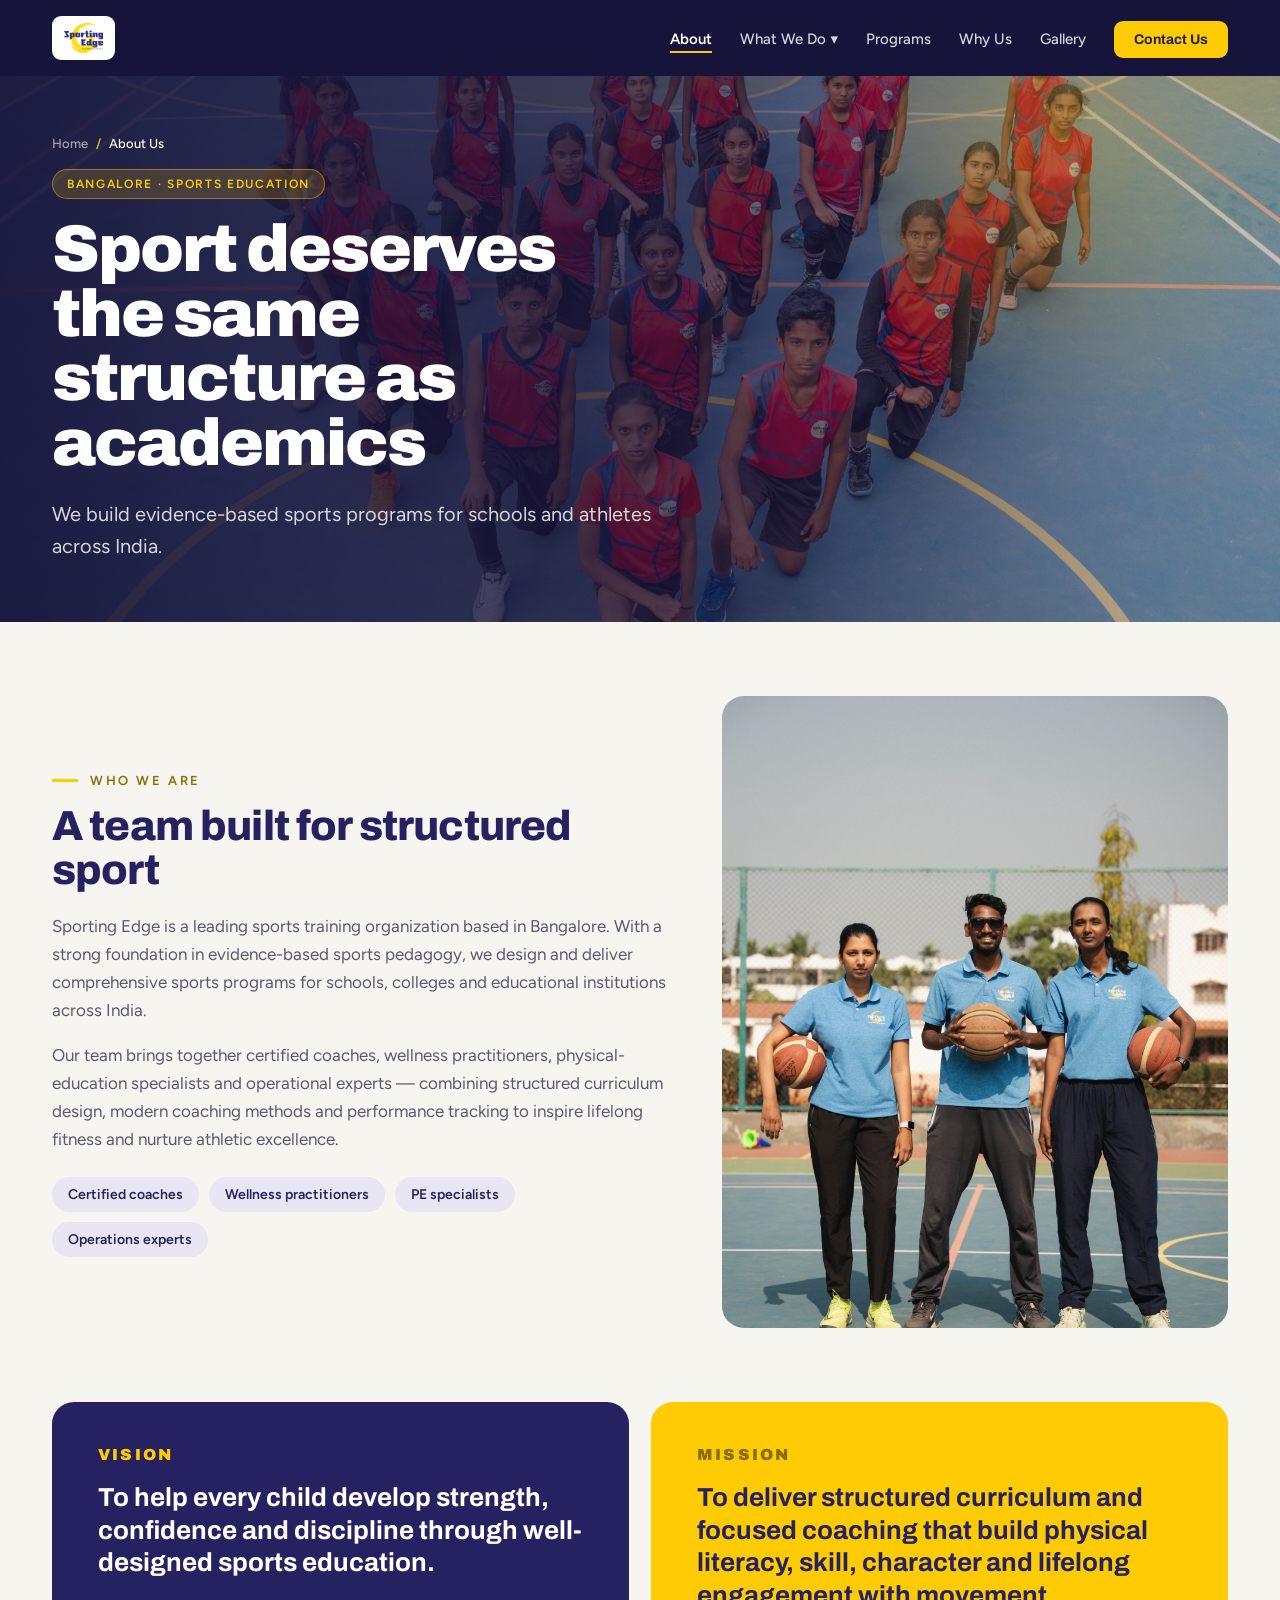
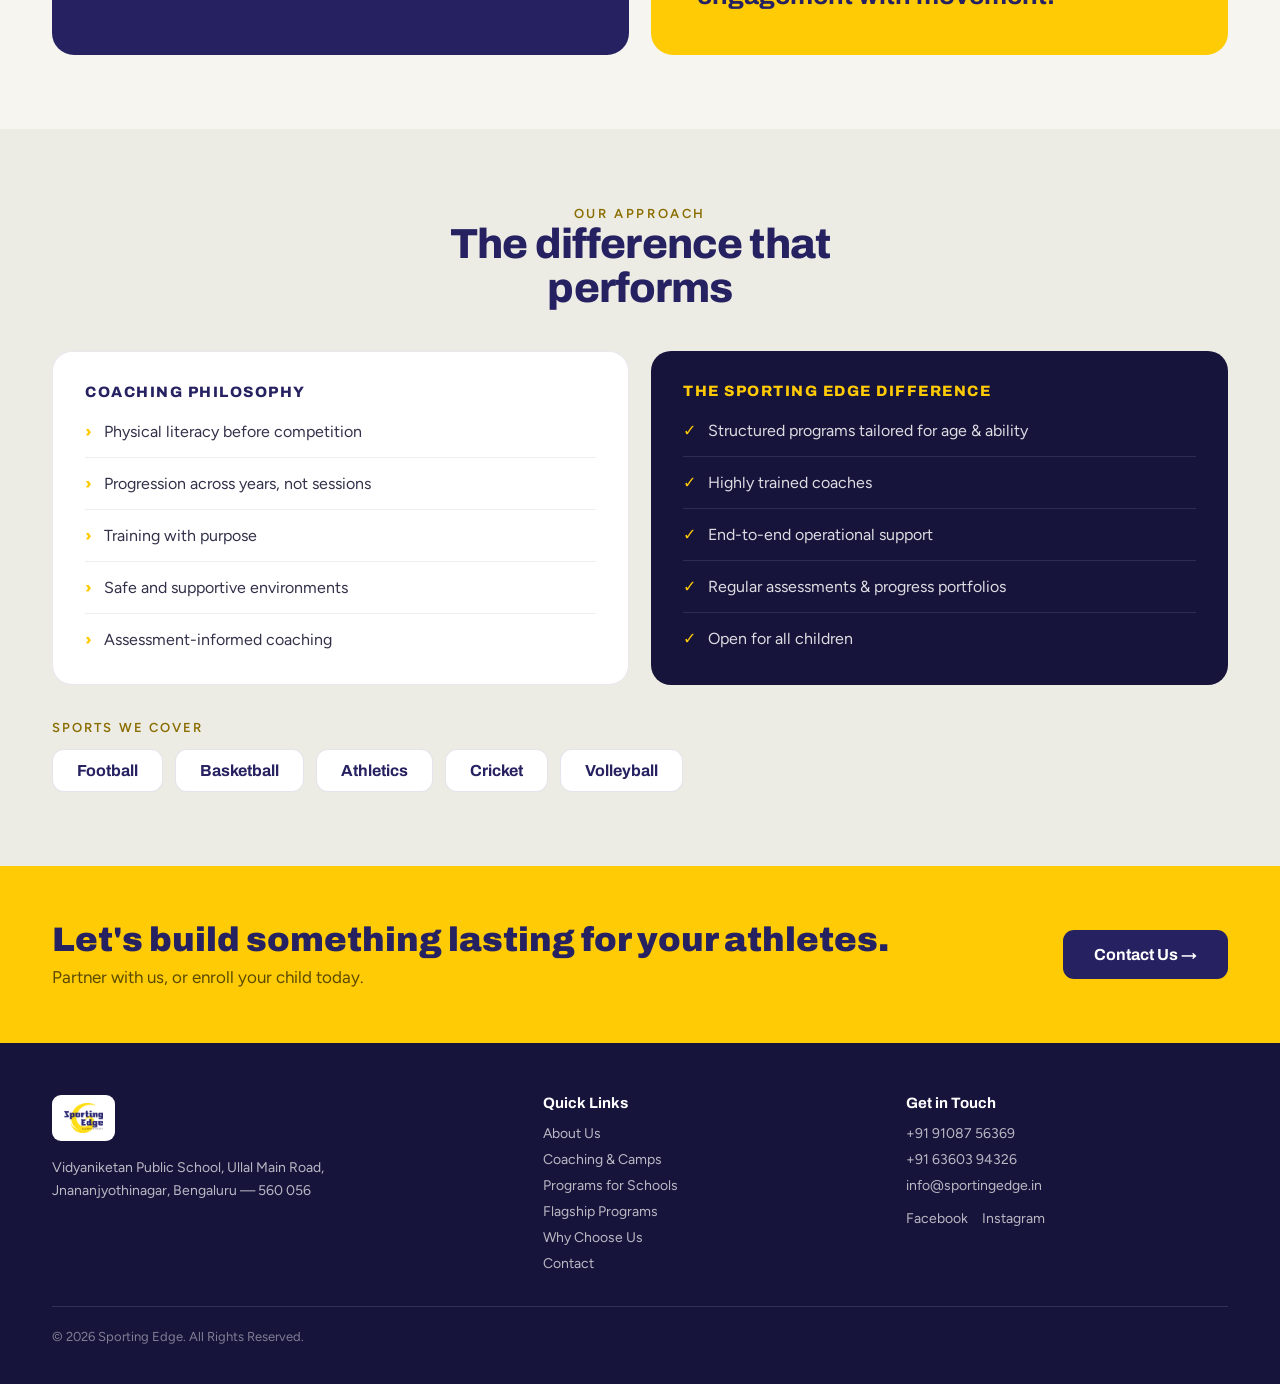
<file: about.html>
<!DOCTYPE html>
<html lang="en">
<head>
  <meta charset="utf-8">
  <meta name="viewport" content="width=device-width, initial-scale=1">
  <title>About Us — Sporting Edge</title>
  <meta name="description" content="Sporting Edge is a Bangalore-based sports training organization delivering evidence-based, structured sports programs for schools and athletes across India.">
  <meta property="og:type" content="website">
  <meta property="og:title" content="About Sporting Edge — Sport deserves the same structure as academics">
  <meta property="og:description" content="We build evidence-based sports programs for schools and athletes across India.">
  <meta property="og:image" content="assets/sporting-edge-logo.png">
  <link rel="icon" href="assets/sporting-edge-logo.png">
  <link rel="preconnect" href="https://fonts.googleapis.com">
  <link rel="preconnect" href="https://fonts.gstatic.com" crossorigin>
  <link href="https://fonts.googleapis.com/css2?family=Archivo:wght@500;600;700;800;900&family=Figtree:wght@400;500;600;700&display=swap" rel="stylesheet">
  <link rel="stylesheet" href="css/styles.css">
</head>
<body data-page="about">
  <a class="skip-link" href="#main">Skip to content</a>
  <div class="page">

    <!-- HEADER -->
    <header class="site-header">
      <a class="brand" href="index.html" aria-label="Sporting Edge home"><img src="assets/sporting-edge-logo.png" alt="Sporting Edge"></a>
      <nav class="nav" aria-label="Primary">
        <ul class="nav-links">
          <li><a class="nav-link" data-nav="about" href="about.html">About</a></li>
          <li class="has-dropdown">
            <a class="nav-link" data-nav="whatwedo" href="coaching-and-camps.html" aria-haspopup="true">What We Do ▾</a>
            <ul class="dropdown">
              <li><a href="coaching-and-camps.html">Coaching &amp; Camps</a></li>
              <li><a href="programs-for-schools.html">Programs for Schools</a></li>
            </ul>
          </li>
          <li><a class="nav-link" data-nav="programs" href="flagship-programs.html">Programs</a></li>
          <li><a class="nav-link" data-nav="why" href="why-choose-us.html">Why Us</a></li>
          <li><a class="nav-link" data-nav="gallery" href="gallery.html">Gallery</a></li>
          <li><a class="nav-cta" href="contact.html">Contact Us</a></li>
        </ul>
      </nav>
      <button class="nav-toggle" type="button" aria-label="Toggle navigation menu" aria-expanded="false">
        <span></span><span></span><span></span>
      </button>
    </header>

    <main id="main">

      <!-- HERO -->
      <section class="hero short">
        <div class="hero-media"><img src="images/about-hero.jpg" alt="Sporting Edge coaches and athletes together" width="1600" height="760" fetchpriority="high"></div>
        <div class="hero-overlay"></div>
        <div class="hero-glow"></div>
        <div class="hero-inner">
          <nav class="breadcrumb" aria-label="Breadcrumb">
            <a href="index.html">Home</a><span class="sep">/</span><span class="current">About Us</span>
          </nav>
          <span class="pill">Bangalore · Sports education</span>
          <h1 class="display">Sport deserves the same structure as academics</h1>
          <p class="lead">We build evidence-based sports programs for schools and athletes across India.</p>
        </div>
      </section>

      <!-- WHO WE ARE -->
      <section class="section">
        <div class="split media-right">
          <div>
            <span class="eyebrow">Who we are</span>
            <h2 class="section-title" style="margin-top:16px;">A team built for structured sport</h2>
            <p class="prose" style="margin-top:20px;">Sporting Edge is a leading sports training organization based in Bangalore. With a strong foundation in evidence-based sports pedagogy, we design and deliver comprehensive sports programs for schools, colleges and educational institutions across India.</p>
            <p class="prose" style="margin-top:16px;">Our team brings together certified coaches, wellness practitioners, physical-education specialists and operational experts — combining structured curriculum design, modern coaching methods and performance tracking to inspire lifelong fitness and nurture athletic excellence.</p>
            <div class="chip-list" style="margin-top:24px;">
              <span class="chip">Certified coaches</span>
              <span class="chip">Wellness practitioners</span>
              <span class="chip">PE specialists</span>
              <span class="chip">Operations experts</span>
            </div>
          </div>
          <div class="media-frame" style="aspect-ratio:4/5;"><img src="images/about-team.jpg" alt="The Sporting Edge coaching team" width="800" height="1000" loading="lazy"></div>
        </div>
      </section>

      <!-- VISION / MISSION -->
      <section class="section" style="padding-top:0;">
        <div class="grid grid-2">
          <div class="vm vision">
            <div class="vm-label">Vision</div>
            <p>To help every child develop strength, confidence and discipline through well-designed sports education.</p>
          </div>
          <div class="vm mission">
            <div class="vm-label">Mission</div>
            <p>To deliver structured curriculum and focused coaching that build physical literacy, skill, character and lifelong engagement with movement.</p>
          </div>
        </div>
      </section>

      <!-- APPROACH -->
      <section class="section alt">
        <div class="section-head">
          <span class="eyebrow plain">Our approach</span>
          <h2 class="section-title">The difference that performs</h2>
        </div>
        <div class="grid grid-2">
          <div class="card pad" style="border-radius:20px;">
            <div class="subhead">Coaching philosophy</div>
            <div class="marker-list divided">
              <div class="item"><span class="mk">›</span>Physical literacy before competition</div>
              <div class="item"><span class="mk">›</span>Progression across years, not sessions</div>
              <div class="item"><span class="mk">›</span>Training with purpose</div>
              <div class="item"><span class="mk">›</span>Safe and supportive environments</div>
              <div class="item"><span class="mk">›</span>Assessment-informed coaching</div>
            </div>
          </div>
          <div class="card pad on-dark" style="background:var(--deep-navy);color:#fff;border-radius:20px;border:0;">
            <div class="subhead">The Sporting Edge difference</div>
            <div class="marker-list divided">
              <div class="item"><span class="mk">✓</span>Structured programs tailored for age &amp; ability</div>
              <div class="item"><span class="mk">✓</span>Highly trained coaches</div>
              <div class="item"><span class="mk">✓</span>End-to-end operational support</div>
              <div class="item"><span class="mk">✓</span>Regular assessments &amp; progress portfolios</div>
              <div class="item"><span class="mk">✓</span>Open for all children</div>
            </div>
          </div>
        </div>
        <div style="margin-top:32px;">
          <div class="eyebrow plain" style="margin-bottom:14px;letter-spacing:0.16em;">Sports we cover</div>
          <div class="chip-list" style="gap:12px;">
            <span class="sport-chip">Football</span>
            <span class="sport-chip">Basketball</span>
            <span class="sport-chip">Athletics</span>
            <span class="sport-chip">Cricket</span>
            <span class="sport-chip">Volleyball</span>
          </div>
        </div>
      </section>

      <!-- CTA -->
      <section class="cta-gold">
        <div>
          <div class="cta-title">Let's build something lasting for your athletes.</div>
          <p>Partner with us, or enroll your child today.</p>
        </div>
        <a class="btn btn-secondary" href="contact.html">Contact Us →</a>
      </section>

    </main>

    <!-- FOOTER -->
    <footer class="site-footer">
      <div class="footer-grid">
        <div>
          <a class="footer-brand" href="index.html"><img src="assets/sporting-edge-logo.png" alt="Sporting Edge"></a>
          <p>Vidyaniketan Public School, Ullal Main Road, Jnananjyothinagar, Bengaluru — 560 056</p>
        </div>
        <div class="footer-col">
          <h3>Quick Links</h3>
          <ul>
            <li><a href="about.html">About Us</a></li>
            <li><a href="coaching-and-camps.html">Coaching &amp; Camps</a></li>
            <li><a href="programs-for-schools.html">Programs for Schools</a></li>
            <li><a href="flagship-programs.html">Flagship Programs</a></li>
            <li><a href="why-choose-us.html">Why Choose Us</a></li>
            <li><a href="contact.html">Contact</a></li>
          </ul>
        </div>
        <div class="footer-col">
          <h3>Get in Touch</h3>
          <ul>
            <li><a href="tel:+919108756369">+91 91087 56369</a></li>
            <li><a href="tel:+916360394326">+91 63603 94326</a></li>
            <li><a href="mailto:info@sportingedge.in">info@sportingedge.in</a></li>
          </ul>
          <div class="footer-social">
            <a href="https://facebook.com/sportingedgeindia" target="_blank" rel="noopener">Facebook</a>
            <a href="https://instagram.com/sportingedgeindia" target="_blank" rel="noopener">Instagram</a>
          </div>
        </div>
      </div>
      <div class="footer-copy">© 2026 Sporting Edge. All Rights Reserved.</div>
    </footer>

  </div>
  <script src="js/main.js"></script>
</body>
</html>
</file>
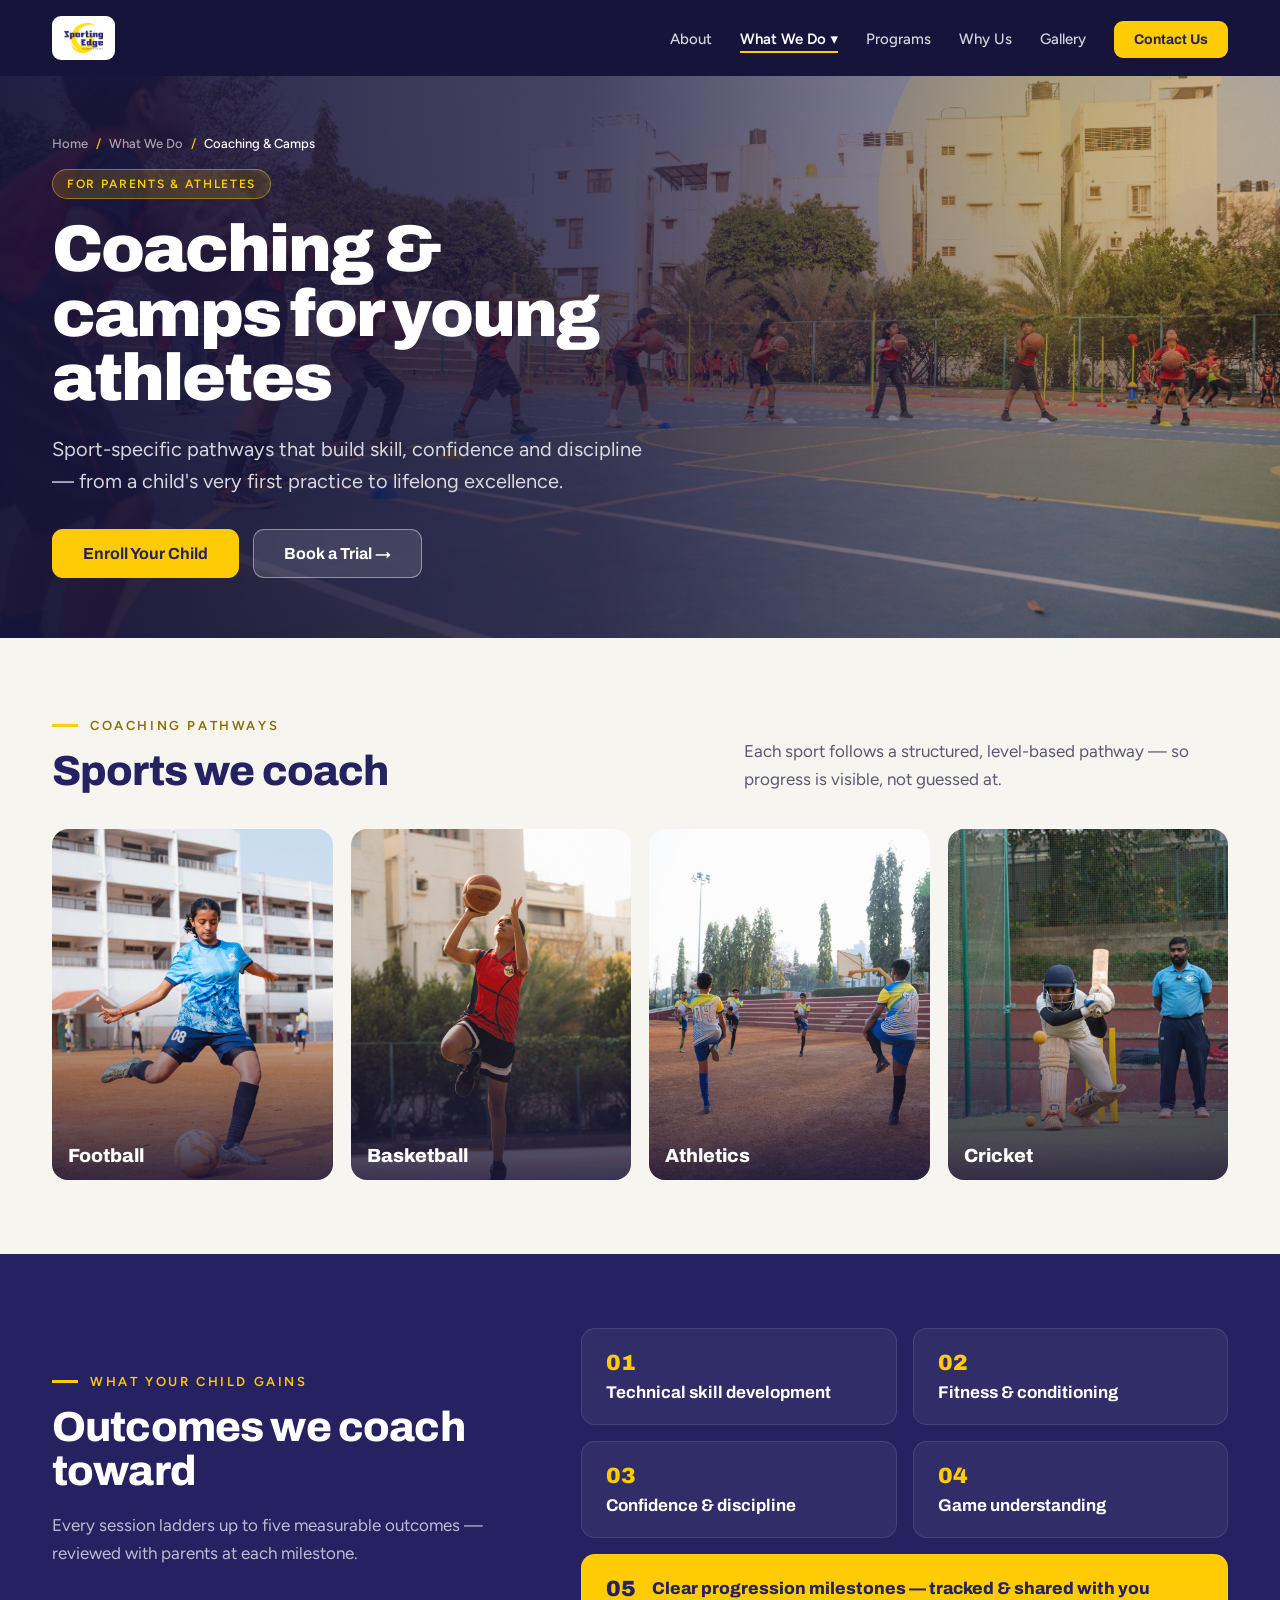
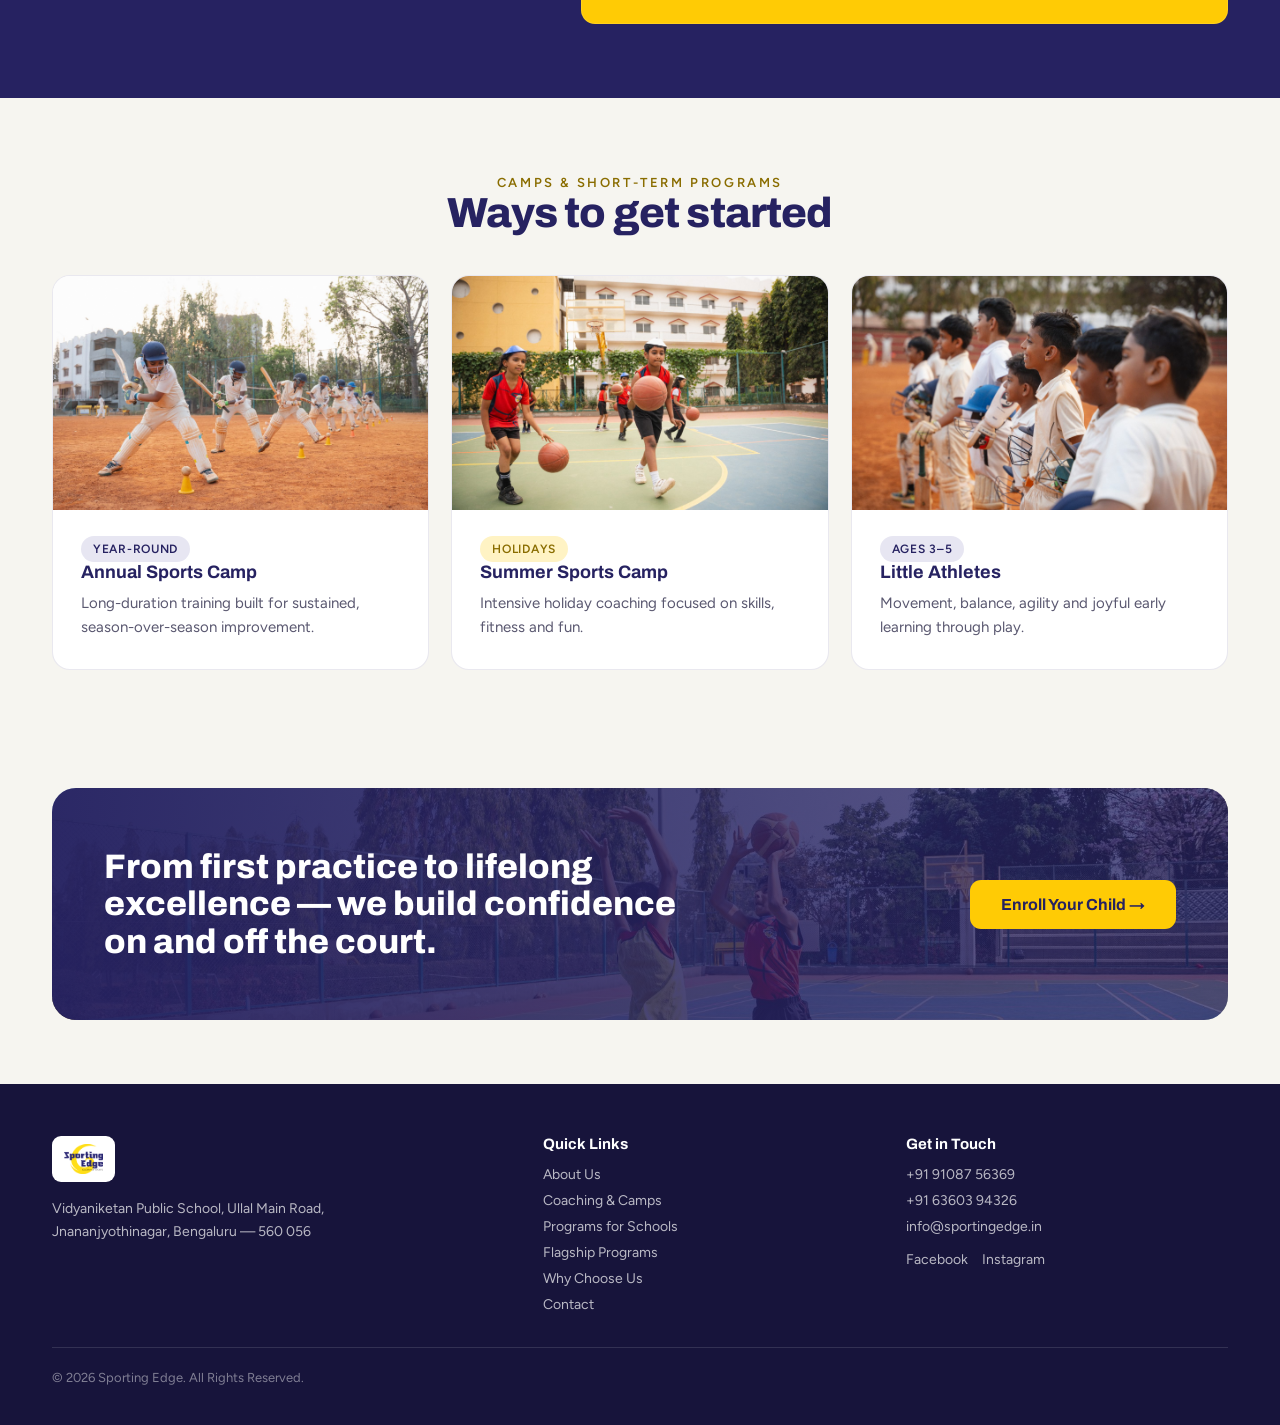
<file: coaching-and-camps.html>
<!DOCTYPE html>
<html lang="en">
<head>
  <meta charset="utf-8">
  <meta name="viewport" content="width=device-width, initial-scale=1">
  <title>Coaching &amp; Camps for Parents — Sporting Edge</title>
  <meta name="description" content="Sport-specific coaching pathways and camps for young athletes — Football, Basketball, Athletics and Cricket — building skill, confidence and discipline.">
  <meta property="og:type" content="website">
  <meta property="og:title" content="Coaching &amp; Camps for young athletes — Sporting Edge">
  <meta property="og:description" content="Sport-specific pathways that build skill, confidence and discipline — from a child's very first practice to lifelong excellence.">
  <meta property="og:image" content="assets/sporting-edge-logo.png">
  <link rel="icon" href="assets/sporting-edge-logo.png">
  <link rel="preconnect" href="https://fonts.googleapis.com">
  <link rel="preconnect" href="https://fonts.gstatic.com" crossorigin>
  <link href="https://fonts.googleapis.com/css2?family=Archivo:wght@500;600;700;800;900&family=Figtree:wght@400;500;600;700&display=swap" rel="stylesheet">
  <link rel="stylesheet" href="css/styles.css">
</head>
<body data-page="coaching">
  <a class="skip-link" href="#main">Skip to content</a>
  <div class="page">

    <!-- HEADER -->
    <header class="site-header">
      <a class="brand" href="index.html" aria-label="Sporting Edge home"><img src="assets/sporting-edge-logo.png" alt="Sporting Edge"></a>
      <nav class="nav" aria-label="Primary">
        <ul class="nav-links">
          <li><a class="nav-link" data-nav="about" href="about.html">About</a></li>
          <li class="has-dropdown">
            <a class="nav-link" data-nav="whatwedo" href="coaching-and-camps.html" aria-haspopup="true">What We Do ▾</a>
            <ul class="dropdown">
              <li><a href="coaching-and-camps.html">Coaching &amp; Camps</a></li>
              <li><a href="programs-for-schools.html">Programs for Schools</a></li>
            </ul>
          </li>
          <li><a class="nav-link" data-nav="programs" href="flagship-programs.html">Programs</a></li>
          <li><a class="nav-link" data-nav="why" href="why-choose-us.html">Why Us</a></li>
          <li><a class="nav-link" data-nav="gallery" href="gallery.html">Gallery</a></li>
          <li><a class="nav-cta" href="contact.html">Contact Us</a></li>
        </ul>
      </nav>
      <button class="nav-toggle" type="button" aria-label="Toggle navigation menu" aria-expanded="false">
        <span></span><span></span><span></span>
      </button>
    </header>

    <main id="main">

      <!-- HERO -->
      <section class="hero short">
        <div class="hero-media"><img src="images/coaching-hero.jpg" alt="A young athlete in focused training" width="1600" height="760" fetchpriority="high"></div>
        <div class="hero-overlay"></div>
        <div class="hero-glow"></div>
        <div class="hero-inner">
          <nav class="breadcrumb" aria-label="Breadcrumb">
            <a href="index.html">Home</a><span class="sep">/</span><span>What We Do</span><span class="sep">/</span><span class="current">Coaching &amp; Camps</span>
          </nav>
          <span class="pill">For Parents &amp; Athletes</span>
          <h1 class="display">Coaching &amp; camps for young athletes</h1>
          <p class="lead">Sport-specific pathways that build skill, confidence and discipline — from a child's very first practice to lifelong excellence.</p>
          <div class="btn-row">
            <a class="btn btn-primary" href="contact.html">Enroll Your Child</a>
            <a class="btn btn-ghost" href="contact.html">Book a Trial →</a>
          </div>
        </div>
      </section>

      <!-- COACHING PATHWAYS -->
      <section class="section">
        <div class="head-row">
          <div>
            <span class="eyebrow">Coaching pathways</span>
            <h2 class="section-title">Sports we coach</h2>
          </div>
          <p class="prose">Each sport follows a structured, level-based pathway — so progress is visible, not guessed at.</p>
        </div>
        <div class="grid grid-4">
          <div class="name-card"><img src="images/coaching-sport-football.jpg" alt="Football coaching" width="800" height="1000" loading="lazy"><span class="scrim"></span><span>Football</span></div>
          <div class="name-card"><img src="images/coaching-sport-basketball.jpg" alt="Basketball coaching" width="800" height="1000" loading="lazy"><span class="scrim"></span><span>Basketball</span></div>
          <div class="name-card"><img src="images/coaching-sport-athletics.jpg" alt="Athletics coaching" width="800" height="1000" loading="lazy"><span class="scrim"></span><span>Athletics</span></div>
          <div class="name-card"><img src="images/coaching-sport-cricket.jpg" alt="Cricket coaching" width="800" height="1000" loading="lazy"><span class="scrim"></span><span>Cricket</span></div>
        </div>
      </section>

      <!-- OUTCOMES -->
      <section class="section navy">
        <div class="split" style="grid-template-columns:0.85fr 1.15fr;">
          <div>
            <span class="eyebrow on-dark">What your child gains</span>
            <h2 class="section-title" style="margin-top:16px;">Outcomes we coach toward</h2>
            <p class="prose" style="color:rgba(255,255,255,0.7);margin-top:18px;">Every session ladders up to five measurable outcomes — reviewed with parents at each milestone.</p>
          </div>
          <div class="grid grid-2" style="gap:16px;">
            <div class="outcome-tile"><div class="n">01</div><div class="t">Technical skill development</div></div>
            <div class="outcome-tile"><div class="n">02</div><div class="t">Fitness &amp; conditioning</div></div>
            <div class="outcome-tile"><div class="n">03</div><div class="t">Confidence &amp; discipline</div></div>
            <div class="outcome-tile"><div class="n">04</div><div class="t">Game understanding</div></div>
            <div class="outcome-tile gold"><div class="n">05</div><div class="t">Clear progression milestones — tracked &amp; shared with you</div></div>
          </div>
        </div>
      </section>

      <!-- CAMPS -->
      <section class="section">
        <div class="section-head">
          <span class="eyebrow plain">Camps &amp; short-term programs</span>
          <h2 class="section-title">Ways to get started</h2>
        </div>
        <div class="grid grid-3">
          <article class="card" style="display:flex;flex-direction:column;border-radius:18px;">
            <div class="card-media ratio-1610"><img src="images/coaching-camp-annual.jpg" alt="Annual Sports Camp training" width="1600" height="1000" loading="lazy"></div>
            <div class="card-body" style="padding:26px 28px 30px;flex:1;">
              <span class="badge badge-parents">Year-round</span>
              <h3 class="card-title-lg">Annual Sports Camp</h3>
              <p style="font-size:15px;line-height:1.6;">Long-duration training built for sustained, season-over-season improvement.</p>
            </div>
          </article>
          <article class="card" style="display:flex;flex-direction:column;border-radius:18px;">
            <div class="card-media ratio-1610"><img src="images/coaching-camp-summer.jpg" alt="Summer Sports Camp activity" width="1600" height="1000" loading="lazy"></div>
            <div class="card-body" style="padding:26px 28px 30px;flex:1;">
              <span class="badge badge-schools">Holidays</span>
              <h3 class="card-title-lg">Summer Sports Camp</h3>
              <p style="font-size:15px;line-height:1.6;">Intensive holiday coaching focused on skills, fitness and fun.</p>
            </div>
          </article>
          <article class="card" style="display:flex;flex-direction:column;border-radius:18px;">
            <div class="card-media ratio-1610"><img src="images/coaching-camp-little.jpg" alt="Little Athletes playful learning" width="1600" height="1000" loading="lazy"></div>
            <div class="card-body" style="padding:26px 28px 30px;flex:1;">
              <span class="badge badge-parents">Ages 3–5</span>
              <h3 class="card-title-lg">Little Athletes</h3>
              <p style="font-size:15px;line-height:1.6;">Movement, balance, agility and joyful early learning through play.</p>
            </div>
          </article>
        </div>
      </section>

      <!-- CTA BAND -->
      <section class="cta-photo">
        <img src="images/coaching-cta.jpg" alt="Coach and young athlete on the court" width="1600" height="560" loading="lazy">
        <span class="scrim"></span>
        <div class="cta-inner">
          <h3>From first practice to lifelong excellence — we build confidence on and off the court.</h3>
          <a class="btn btn-primary" href="contact.html">Enroll Your Child →</a>
        </div>
      </section>

    </main>

    <!-- FOOTER -->
    <footer class="site-footer">
      <div class="footer-grid">
        <div>
          <a class="footer-brand" href="index.html"><img src="assets/sporting-edge-logo.png" alt="Sporting Edge"></a>
          <p>Vidyaniketan Public School, Ullal Main Road, Jnananjyothinagar, Bengaluru — 560 056</p>
        </div>
        <div class="footer-col">
          <h3>Quick Links</h3>
          <ul>
            <li><a href="about.html">About Us</a></li>
            <li><a href="coaching-and-camps.html">Coaching &amp; Camps</a></li>
            <li><a href="programs-for-schools.html">Programs for Schools</a></li>
            <li><a href="flagship-programs.html">Flagship Programs</a></li>
            <li><a href="why-choose-us.html">Why Choose Us</a></li>
            <li><a href="contact.html">Contact</a></li>
          </ul>
        </div>
        <div class="footer-col">
          <h3>Get in Touch</h3>
          <ul>
            <li><a href="tel:+919108756369">+91 91087 56369</a></li>
            <li><a href="tel:+916360394326">+91 63603 94326</a></li>
            <li><a href="mailto:info@sportingedge.in">info@sportingedge.in</a></li>
          </ul>
          <div class="footer-social">
            <a href="https://facebook.com/sportingedgeindia" target="_blank" rel="noopener">Facebook</a>
            <a href="https://instagram.com/sportingedgeindia" target="_blank" rel="noopener">Instagram</a>
          </div>
        </div>
      </div>
      <div class="footer-copy">© 2026 Sporting Edge. All Rights Reserved.</div>
    </footer>

  </div>
  <script src="js/main.js"></script>
</body>
</html>
</file>
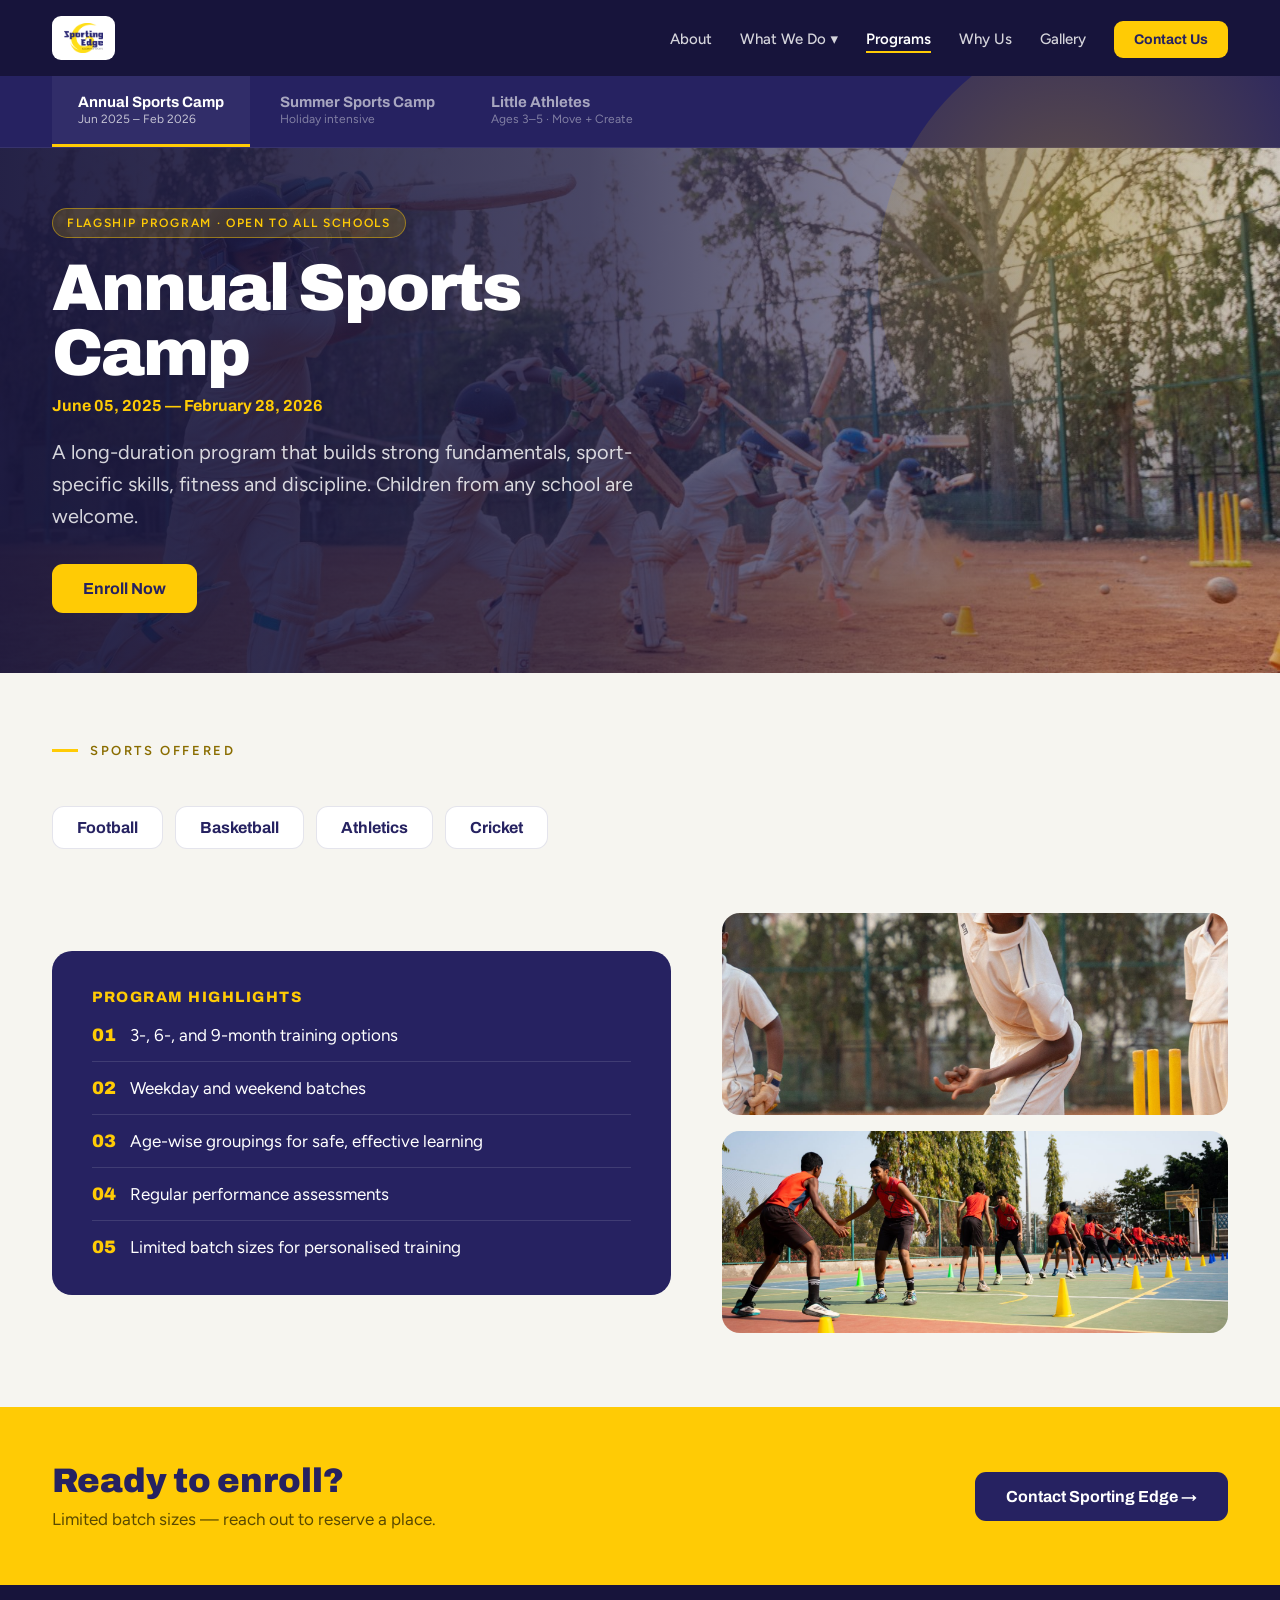
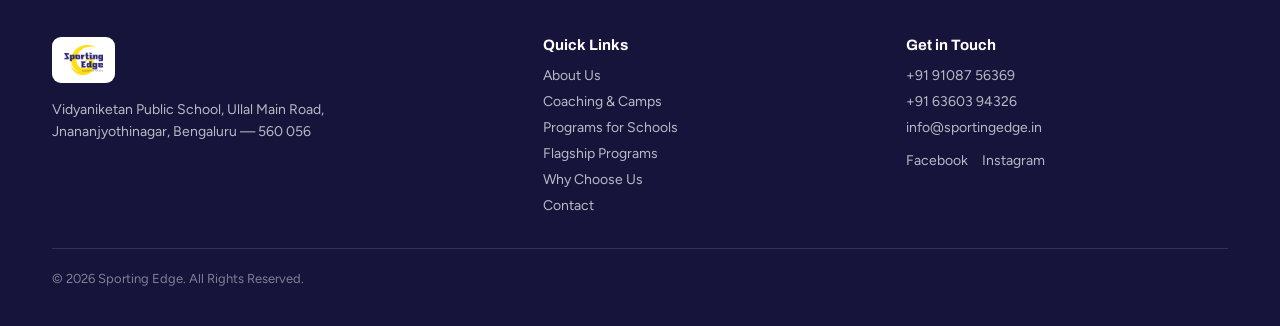
<file: flagship-programs.html>
<!DOCTYPE html>
<html lang="en">
<head>
  <meta charset="utf-8">
  <meta name="viewport" content="width=device-width, initial-scale=1">
  <title>Flagship Programs — Sporting Edge</title>
  <meta name="description" content="Sporting Edge flagship camps: the year-round Annual Sports Camp, the Summer Sports Camp holiday intensive, and Little Athletes (ages 3–5) blending movement, art and craft.">
  <meta property="og:type" content="website">
  <meta property="og:title" content="Flagship Programs — Sporting Edge">
  <meta property="og:description" content="Annual Sports Camp, Summer Sports Camp and Little Athletes — flagship programs open to children from any school.">
  <meta property="og:image" content="assets/sporting-edge-logo.png">
  <link rel="icon" href="assets/sporting-edge-logo.png">
  <link rel="preconnect" href="https://fonts.googleapis.com">
  <link rel="preconnect" href="https://fonts.gstatic.com" crossorigin>
  <link href="https://fonts.googleapis.com/css2?family=Archivo:wght@500;600;700;800;900&family=Figtree:wght@400;500;600;700&display=swap" rel="stylesheet">
  <link rel="stylesheet" href="css/styles.css">
</head>
<body data-page="flagship">
  <a class="skip-link" href="#main">Skip to content</a>
  <div class="page">

    <!-- HEADER -->
    <header class="site-header">
      <a class="brand" href="index.html" aria-label="Sporting Edge home"><img src="assets/sporting-edge-logo.png" alt="Sporting Edge"></a>
      <nav class="nav" aria-label="Primary">
        <ul class="nav-links">
          <li><a class="nav-link" data-nav="about" href="about.html">About</a></li>
          <li class="has-dropdown">
            <a class="nav-link" data-nav="whatwedo" href="coaching-and-camps.html" aria-haspopup="true">What We Do ▾</a>
            <ul class="dropdown">
              <li><a href="coaching-and-camps.html">Coaching &amp; Camps</a></li>
              <li><a href="programs-for-schools.html">Programs for Schools</a></li>
            </ul>
          </li>
          <li><a class="nav-link" data-nav="programs" href="flagship-programs.html">Programs</a></li>
          <li><a class="nav-link" data-nav="why" href="why-choose-us.html">Why Us</a></li>
          <li><a class="nav-link" data-nav="gallery" href="gallery.html">Gallery</a></li>
          <li><a class="nav-cta" href="contact.html">Contact Us</a></li>
        </ul>
      </nav>
      <button class="nav-toggle" type="button" aria-label="Toggle navigation menu" aria-expanded="false">
        <span></span><span></span><span></span>
      </button>
    </header>

    <!-- SUB-NAV TABS -->
    <div class="tabbar" role="tablist" aria-label="Flagship programs">
      <button class="tab" role="tab" id="tab-annual" data-tab="annual" aria-controls="panel-annual" aria-selected="true">
        <span class="tt">Annual Sports Camp</span><span class="ts">Jun 2025 – Feb 2026</span>
      </button>
      <button class="tab" role="tab" id="tab-summer" data-tab="summer" aria-controls="panel-summer" aria-selected="false" tabindex="-1">
        <span class="tt">Summer Sports Camp</span><span class="ts">Holiday intensive</span>
      </button>
      <button class="tab" role="tab" id="tab-little" data-tab="little" aria-controls="panel-little" aria-selected="false" tabindex="-1">
        <span class="tt">Little Athletes</span><span class="ts">Ages 3–5 · Move + Create</span>
      </button>
    </div>

    <main id="main">

      <!-- ============ ANNUAL SPORTS CAMP ============ -->
      <section class="tab-panel active" id="panel-annual" data-panel="annual" role="tabpanel" aria-labelledby="tab-annual">
        <div class="hero short">
          <div class="hero-media"><img src="images/flagship-annual-hero.jpg" alt="Annual Sports Camp training session" width="1600" height="760" fetchpriority="high"></div>
          <div class="hero-overlay"></div>
          <div class="hero-glow"></div>
          <div class="hero-inner">
            <span class="pill">Flagship Program · Open to all schools</span>
            <h1 class="display">Annual Sports Camp</h1>
            <div style="font-family:'Archivo',sans-serif;font-weight:700;font-size:16px;color:var(--gold);margin-top:12px;">June 05, 2025 — February 28, 2026</div>
            <p class="lead">A long-duration program that builds strong fundamentals, sport-specific skills, fitness and discipline. Children from any school are welcome.</p>
            <div class="btn-row"><a class="btn btn-primary" href="contact.html">Enroll Now</a></div>
          </div>
        </div>

        <section class="section tight" style="padding-bottom:20px;">
          <span class="eyebrow" style="margin-bottom:24px;">Sports offered</span>
          <div class="chip-list" style="gap:12px;margin-top:24px;">
            <span class="sport-chip">Football</span>
            <span class="sport-chip">Basketball</span>
            <span class="sport-chip">Athletics</span>
            <span class="sport-chip">Cricket</span>
          </div>
        </section>

        <section class="section" style="padding-top:44px;">
          <div class="split media-right">
            <div class="on-dark" style="background:var(--edge-navy);border-radius:20px;padding:38px 40px;color:#fff;">
              <div class="subhead">Program highlights</div>
              <div class="hi-rows">
                <div class="row"><span class="n">01</span><span class="t">3-, 6-, and 9-month training options</span></div>
                <div class="row"><span class="n">02</span><span class="t">Weekday and weekend batches</span></div>
                <div class="row"><span class="n">03</span><span class="t">Age-wise groupings for safe, effective learning</span></div>
                <div class="row"><span class="n">04</span><span class="t">Regular performance assessments</span></div>
                <div class="row"><span class="n">05</span><span class="t">Limited batch sizes for personalised training</span></div>
              </div>
            </div>
            <div class="rows-2">
              <div class="media-frame" style="border-radius:18px;"><img src="images/flagship-annual-1.jpg" alt="Athletes at the Annual Sports Camp" width="900" height="520" loading="lazy"></div>
              <div class="media-frame" style="border-radius:18px;"><img src="images/flagship-annual-2.jpg" alt="Training drill at the Annual Sports Camp" width="900" height="520" loading="lazy"></div>
            </div>
          </div>
        </section>
      </section>

      <!-- ============ SUMMER SPORTS CAMP ============ -->
      <section class="tab-panel" id="panel-summer" data-panel="summer" role="tabpanel" aria-labelledby="tab-summer" hidden>
        <div class="hero short">
          <div class="hero-media"><img src="images/flagship-summer-hero.jpg" alt="Summer Sports Camp activity" width="1600" height="760" loading="lazy"></div>
          <div class="hero-overlay"></div>
          <div class="hero-glow"></div>
          <div class="hero-inner">
            <span class="pill">Holiday Program · Open to all children</span>
            <h1 class="display">Summer Sports Camp</h1>
            <p class="lead">A high-energy holiday program for children who want to learn a new sport, sharpen skills, or simply stay active over the break. Open to participants from any school.</p>
            <div class="btn-row"><a class="btn btn-primary" href="contact.html">Reserve a Spot</a></div>
          </div>
        </div>

        <section class="section tight" style="padding-bottom:20px;">
          <span class="eyebrow" style="margin-bottom:24px;">Sports offered</span>
          <div class="chip-list" style="gap:12px;margin-top:24px;">
            <span class="sport-chip">Football</span>
            <span class="sport-chip">Basketball</span>
            <span class="sport-chip">Athletics</span>
            <span class="sport-chip">Cricket</span>
          </div>
        </section>

        <section class="section" style="padding-top:44px;">
          <div class="split" style="grid-template-columns:0.9fr 1.1fr;">
            <div class="rows-2">
              <div class="media-frame" style="border-radius:18px;"><img src="images/flagship-summer-1.jpg" alt="Children at the Summer Sports Camp" width="900" height="520" loading="lazy"></div>
              <div class="media-frame" style="border-radius:18px;"><img src="images/flagship-summer-2.jpg" alt="Summer Sports Camp coaching" width="900" height="520" loading="lazy"></div>
            </div>
            <div class="card" style="border-radius:20px;padding:38px 40px;">
              <div class="subhead">Special features</div>
              <div class="grid grid-2" style="gap:16px;">
                <div class="stat-tile"><div class="big">2</div><div class="cap">Independent camp cycles</div></div>
                <div class="stat-tile"><div class="big">AM/PM</div><div class="cap">Morning &amp; evening batches</div></div>
                <div class="stat-tile gold"><div class="big">18 / 38</div><div class="cap">Session formats</div></div>
                <div class="stat-tile"><div class="big">✓</div><div class="cap">Certified coaching &amp; structured lessons</div></div>
              </div>
            </div>
          </div>
        </section>
      </section>

      <!-- ============ LITTLE ATHLETES ============ -->
      <section class="tab-panel" id="panel-little" data-panel="little" role="tabpanel" aria-labelledby="tab-little" hidden>
        <div class="hero short">
          <div class="hero-media"><img src="images/flagship-little-hero.jpg" alt="Little Athletes at play" width="1600" height="760" loading="lazy"></div>
          <div class="hero-overlay"></div>
          <div class="hero-glow"></div>
          <div class="hero-inner">
            <span class="pill">Summer Camp · Ages 3–5</span>
            <h1 class="display">Little Athletes</h1>
            <p class="lead">A playful introduction to sport for our youngest — blending <strong style="color:#fff;">movement, art and craft</strong> to build coordination, balance, agility and confidence through joyful, age-appropriate activities.</p>
            <div class="btn-row"><a class="btn btn-primary" href="contact.html">Enroll Your Little One</a></div>
          </div>
        </div>

        <section class="section tight" style="padding-bottom:20px;">
          <span class="eyebrow" style="margin-bottom:8px;">What's inside</span>
          <h2 class="section-title" style="margin:8px 0 30px;">More than sport — a whole morning of play</h2>
          <div class="grid grid-3" style="gap:20px;">
            <div class="pillar-card navy">
              <div class="icon gold">M</div>
              <h3>Movement</h3>
              <p>Structured motor-skills sessions — running, jumping, balancing and agility games that build sport-readiness.</p>
            </div>
            <div class="pillar-card white">
              <div class="icon soft">A</div>
              <h3>Art</h3>
              <p>Colour, drawing and free expression — developing fine motor control and imagination alongside big-body movement.</p>
            </div>
            <div class="pillar-card white">
              <div class="icon lilac">C</div>
              <h3>Craft</h3>
              <p>Hands-on making and building — teamwork, focus and confidence through playful, tactile projects.</p>
            </div>
          </div>
        </section>

        <section class="section" style="padding-top:44px;">
          <div class="split">
            <div class="stack-2">
              <div class="media-frame" style="border-radius:18px;aspect-ratio:3/4;"><img src="images/flagship-little-1.jpg" alt="Little Athletes movement session" width="600" height="800" loading="lazy"></div>
              <div class="media-frame" style="border-radius:18px;aspect-ratio:3/4;"><img src="images/flagship-little-2.jpg" alt="Little Athletes art and craft time" width="600" height="800" loading="lazy"></div>
            </div>
            <div>
              <div class="subhead">Special features</div>
              <div class="feature-list">
                <div class="item"><span class="mk">›</span>Structured motor-skills &amp; movement sessions</div>
                <div class="item"><span class="mk">›</span>Integrated art &amp; craft activities each session</div>
                <div class="item"><span class="mk">›</span>Play-based sports-readiness activities</div>
                <div class="item"><span class="mk">›</span>Two camp cycles with convenient timings</div>
                <div class="item"><span class="mk">›</span>Safe, joyful environment for early learners</div>
              </div>
            </div>
          </div>
        </section>
      </section>

      <!-- SHARED CTA -->
      <section class="cta-gold">
        <div>
          <div class="cta-title">Ready to enroll?</div>
          <p>Limited batch sizes — reach out to reserve a place.</p>
        </div>
        <a class="btn btn-secondary" href="contact.html">Contact Sporting Edge →</a>
      </section>

    </main>

    <!-- FOOTER -->
    <footer class="site-footer">
      <div class="footer-grid">
        <div>
          <a class="footer-brand" href="index.html"><img src="assets/sporting-edge-logo.png" alt="Sporting Edge"></a>
          <p>Vidyaniketan Public School, Ullal Main Road, Jnananjyothinagar, Bengaluru — 560 056</p>
        </div>
        <div class="footer-col">
          <h3>Quick Links</h3>
          <ul>
            <li><a href="about.html">About Us</a></li>
            <li><a href="coaching-and-camps.html">Coaching &amp; Camps</a></li>
            <li><a href="programs-for-schools.html">Programs for Schools</a></li>
            <li><a href="flagship-programs.html">Flagship Programs</a></li>
            <li><a href="why-choose-us.html">Why Choose Us</a></li>
            <li><a href="contact.html">Contact</a></li>
          </ul>
        </div>
        <div class="footer-col">
          <h3>Get in Touch</h3>
          <ul>
            <li><a href="tel:+919108756369">+91 91087 56369</a></li>
            <li><a href="tel:+916360394326">+91 63603 94326</a></li>
            <li><a href="mailto:info@sportingedge.in">info@sportingedge.in</a></li>
          </ul>
          <div class="footer-social">
            <a href="https://facebook.com/sportingedgeindia" target="_blank" rel="noopener">Facebook</a>
            <a href="https://instagram.com/sportingedgeindia" target="_blank" rel="noopener">Instagram</a>
          </div>
        </div>
      </div>
      <div class="footer-copy">© 2026 Sporting Edge. All Rights Reserved.</div>
    </footer>

  </div>
  <script src="js/main.js"></script>
</body>
</html>
</file>
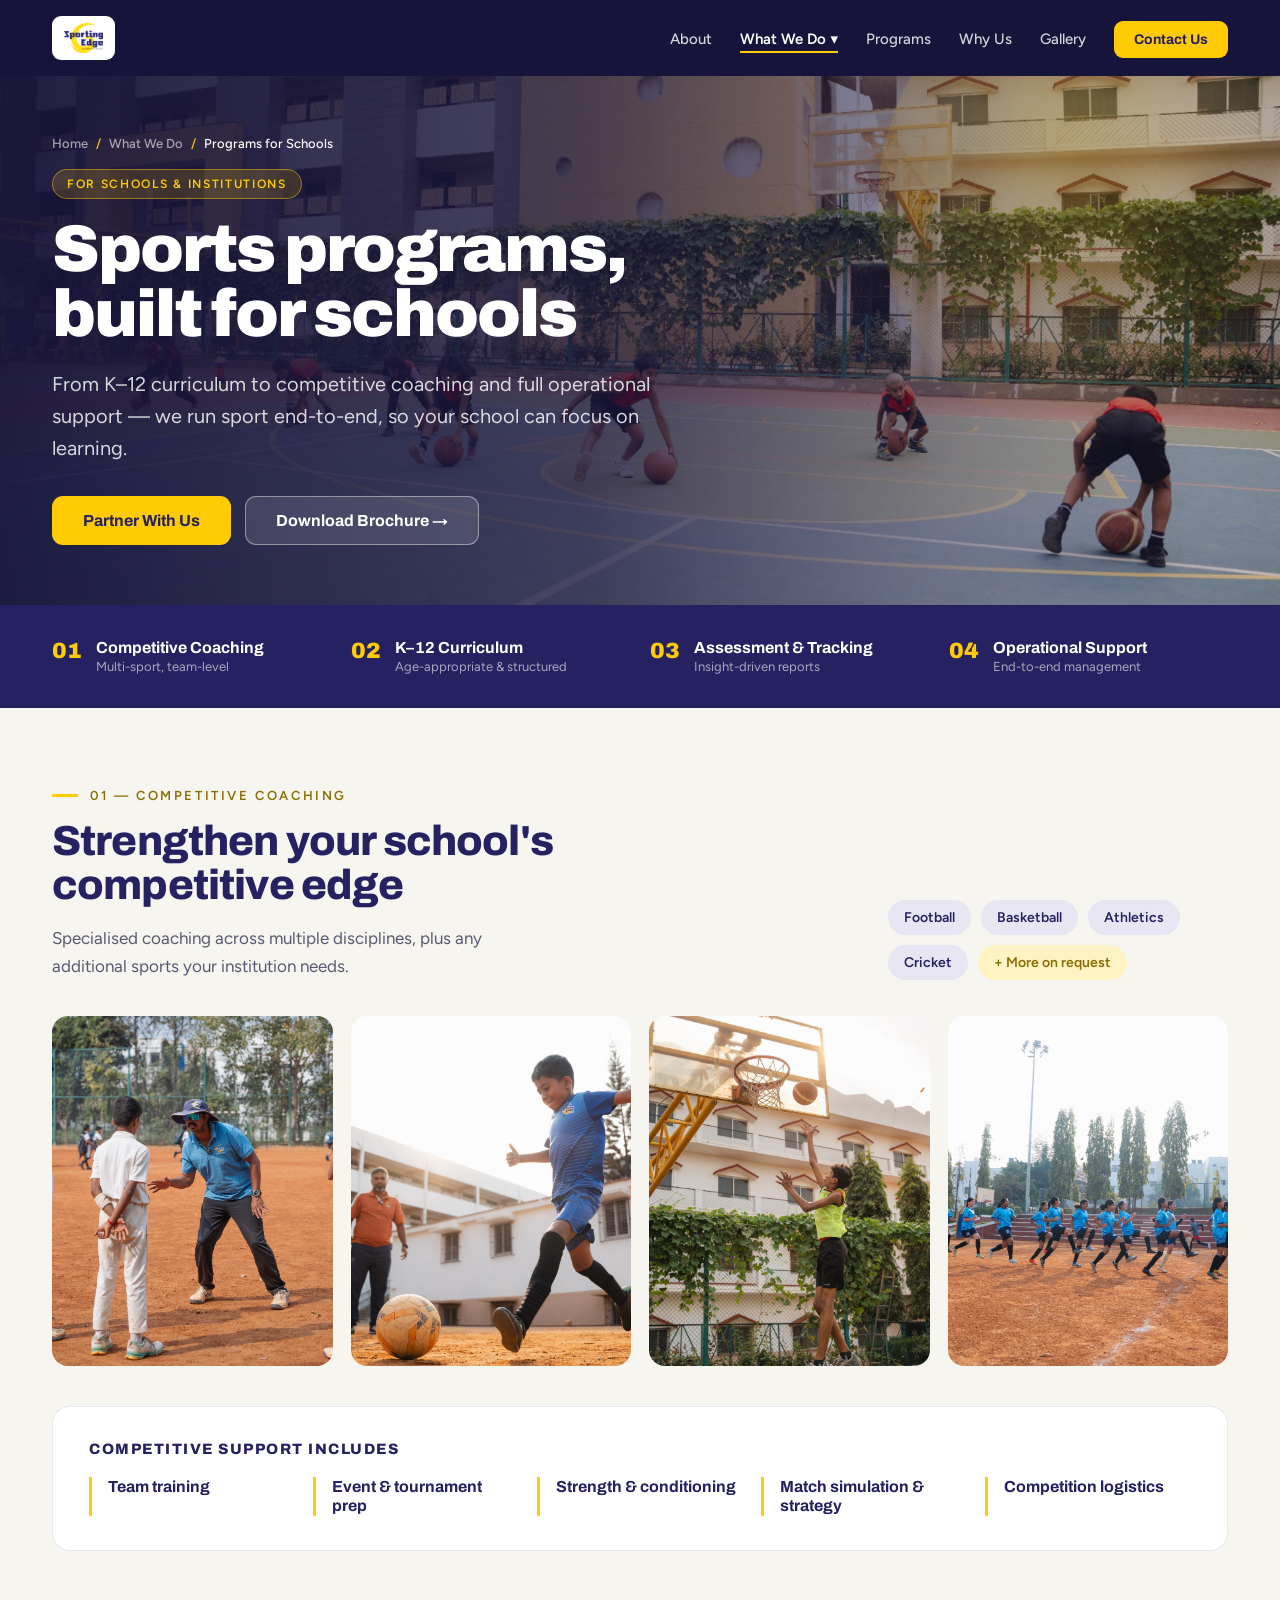
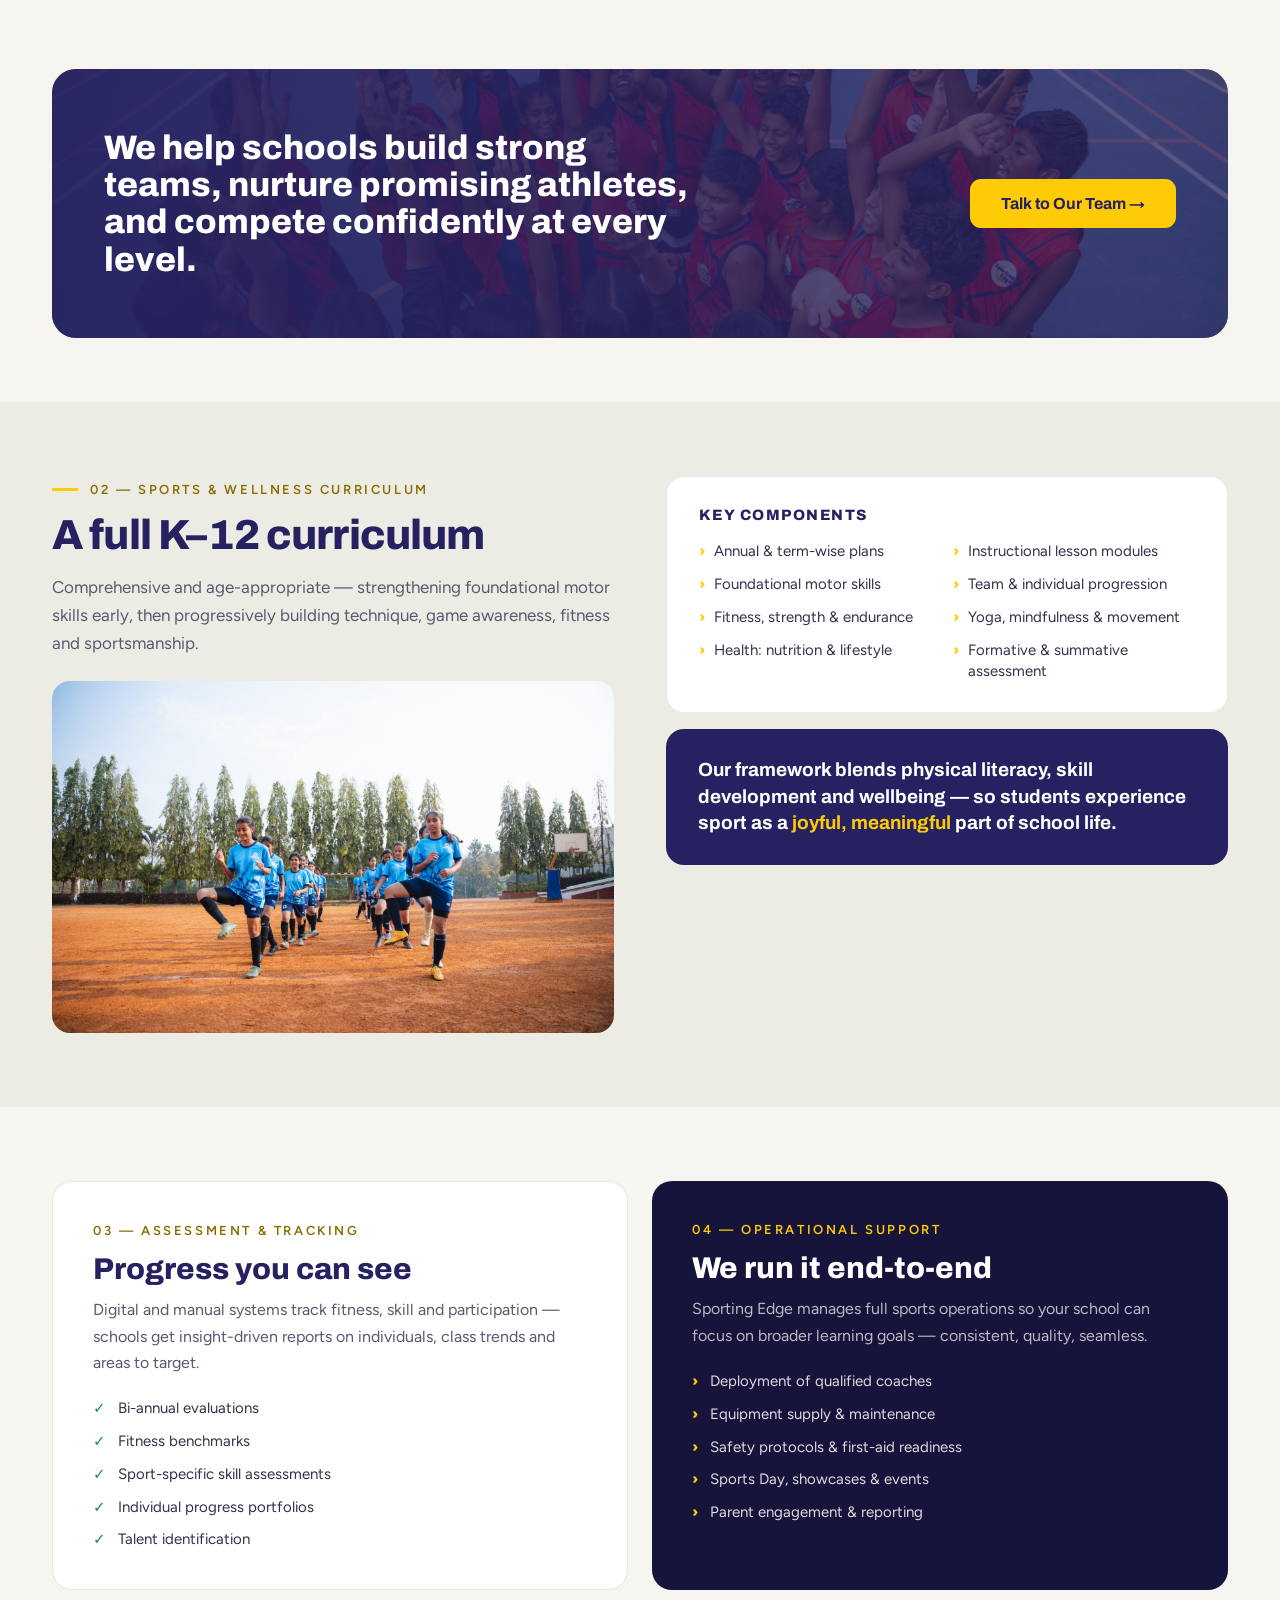
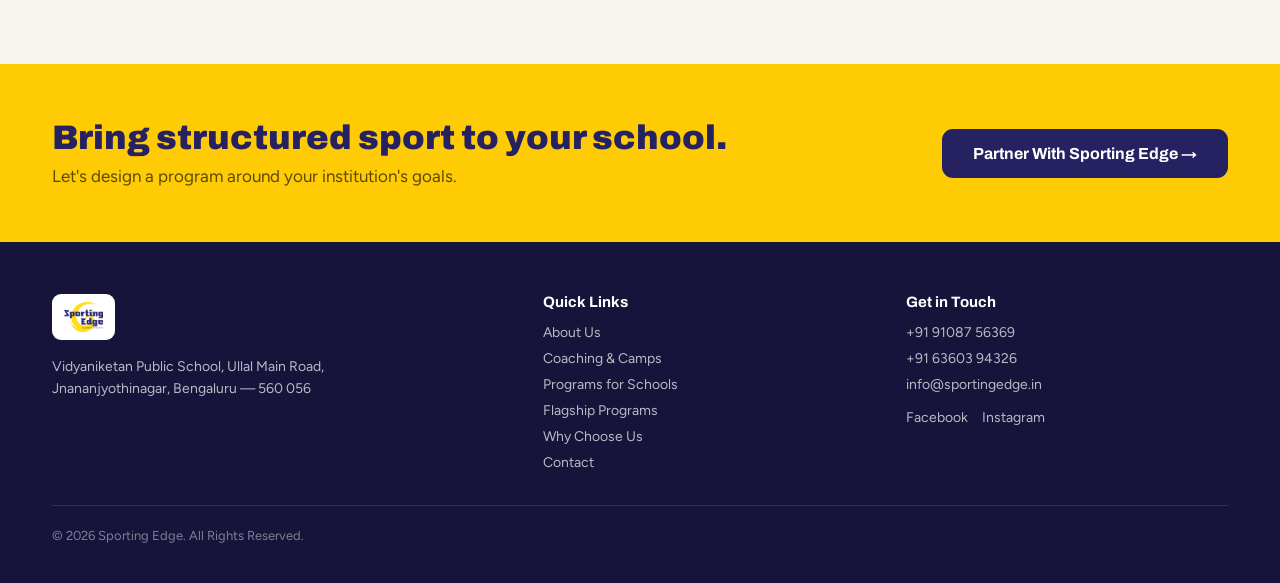
<file: programs-for-schools.html>
<!DOCTYPE html>
<html lang="en">
<head>
  <meta charset="utf-8">
  <meta name="viewport" content="width=device-width, initial-scale=1">
  <title>Programs for Schools — Sporting Edge</title>
  <meta name="description" content="End-to-end school sports: K–12 curriculum, competitive coaching, assessment &amp; tracking, and full operational support — Sporting Edge runs sport so your school can focus on learning.">
  <meta property="og:type" content="website">
  <meta property="og:title" content="Sports programs, built for schools — Sporting Edge">
  <meta property="og:description" content="From K–12 curriculum to competitive coaching and full operational support — we run sport end-to-end.">
  <meta property="og:image" content="assets/sporting-edge-logo.png">
  <link rel="icon" href="assets/sporting-edge-logo.png">
  <link rel="preconnect" href="https://fonts.googleapis.com">
  <link rel="preconnect" href="https://fonts.gstatic.com" crossorigin>
  <link href="https://fonts.googleapis.com/css2?family=Archivo:wght@500;600;700;800;900&family=Figtree:wght@400;500;600;700&display=swap" rel="stylesheet">
  <link rel="stylesheet" href="css/styles.css">
</head>
<body data-page="schools">
  <a class="skip-link" href="#main">Skip to content</a>
  <div class="page">

    <!-- HEADER -->
    <header class="site-header">
      <a class="brand" href="index.html" aria-label="Sporting Edge home"><img src="assets/sporting-edge-logo.png" alt="Sporting Edge"></a>
      <nav class="nav" aria-label="Primary">
        <ul class="nav-links">
          <li><a class="nav-link" data-nav="about" href="about.html">About</a></li>
          <li class="has-dropdown">
            <a class="nav-link" data-nav="whatwedo" href="coaching-and-camps.html" aria-haspopup="true">What We Do ▾</a>
            <ul class="dropdown">
              <li><a href="coaching-and-camps.html">Coaching &amp; Camps</a></li>
              <li><a href="programs-for-schools.html">Programs for Schools</a></li>
            </ul>
          </li>
          <li><a class="nav-link" data-nav="programs" href="flagship-programs.html">Programs</a></li>
          <li><a class="nav-link" data-nav="why" href="why-choose-us.html">Why Us</a></li>
          <li><a class="nav-link" data-nav="gallery" href="gallery.html">Gallery</a></li>
          <li><a class="nav-cta" href="contact.html">Contact Us</a></li>
        </ul>
      </nav>
      <button class="nav-toggle" type="button" aria-label="Toggle navigation menu" aria-expanded="false">
        <span></span><span></span><span></span>
      </button>
    </header>

    <main id="main">

      <!-- HERO -->
      <section class="hero short">
        <div class="hero-media"><img src="images/schools-hero.jpg" alt="Students in a school sports program" width="1600" height="760" fetchpriority="high"></div>
        <div class="hero-overlay"></div>
        <div class="hero-glow"></div>
        <div class="hero-inner">
          <nav class="breadcrumb" aria-label="Breadcrumb">
            <a href="index.html">Home</a><span class="sep">/</span><span>What We Do</span><span class="sep">/</span><span class="current">Programs for Schools</span>
          </nav>
          <span class="pill">For Schools &amp; Institutions</span>
          <h1 class="display">Sports programs, built for schools</h1>
          <p class="lead">From K–12 curriculum to competitive coaching and full operational support — we run sport end-to-end, so your school can focus on learning.</p>
          <div class="btn-row">
            <a class="btn btn-primary" href="contact.html">Partner With Us</a>
            <a class="btn btn-ghost" href="contact.html">Download Brochure →</a>
          </div>
        </div>
      </section>

      <!-- 4-PILLAR STRIP -->
      <section class="stat-strip" aria-label="What we deliver for schools">
        <div class="pillar"><span class="pn">01</span><div><div class="pt">Competitive Coaching</div><div class="ps">Multi-sport, team-level</div></div></div>
        <div class="pillar"><span class="pn">02</span><div><div class="pt">K–12 Curriculum</div><div class="ps">Age-appropriate &amp; structured</div></div></div>
        <div class="pillar"><span class="pn">03</span><div><div class="pt">Assessment &amp; Tracking</div><div class="ps">Insight-driven reports</div></div></div>
        <div class="pillar"><span class="pn">04</span><div><div class="pt">Operational Support</div><div class="ps">End-to-end management</div></div></div>
      </section>

      <!-- 01 COMPETITIVE COACHING -->
      <section class="section">
        <div class="head-row">
          <div style="max-width:52ch;">
            <span class="eyebrow">01 — Competitive coaching</span>
            <h2 class="section-title" style="margin-top:16px;">Strengthen your school's competitive edge</h2>
            <p class="prose" style="margin-top:16px;">Specialised coaching across multiple disciplines, plus any additional sports your institution needs.</p>
          </div>
          <div class="chip-list" style="max-width:340px;">
            <span class="chip">Football</span>
            <span class="chip">Basketball</span>
            <span class="chip">Athletics</span>
            <span class="chip">Cricket</span>
            <span class="chip chip-gold">+ More on request</span>
          </div>
        </div>
        <div class="grid grid-4" style="margin-bottom:40px;">
          <div class="media-frame" style="border-radius:16px;aspect-ratio:4/5;"><img src="images/schools-coaching-1.jpg" alt="School team training" width="800" height="1000" loading="lazy"></div>
          <div class="media-frame" style="border-radius:16px;aspect-ratio:4/5;"><img src="images/schools-coaching-2.jpg" alt="Coaching drill in progress" width="800" height="1000" loading="lazy"></div>
          <div class="media-frame" style="border-radius:16px;aspect-ratio:4/5;"><img src="images/schools-coaching-3.jpg" alt="Match play at a school event" width="800" height="1000" loading="lazy"></div>
          <div class="media-frame" style="border-radius:16px;aspect-ratio:4/5;"><img src="images/schools-coaching-4.jpg" alt="Tournament team lineup" width="800" height="1000" loading="lazy"></div>
        </div>
        <div class="card" style="border-radius:18px;padding:34px 36px;">
          <div class="subhead">Competitive support includes</div>
          <div class="hl-grid">
            <div class="hl-item"><div class="t">Team training</div></div>
            <div class="hl-item"><div class="t">Event &amp; tournament prep</div></div>
            <div class="hl-item"><div class="t">Strength &amp; conditioning</div></div>
            <div class="hl-item"><div class="t">Match simulation &amp; strategy</div></div>
            <div class="hl-item"><div class="t">Competition logistics</div></div>
          </div>
        </div>
      </section>

      <!-- CTA BAND 1 -->
      <section class="cta-photo">
        <img src="images/schools-cta.jpg" alt="School athletes competing" width="1600" height="520" loading="lazy">
        <span class="scrim"></span>
        <div class="cta-inner">
          <h3>We help schools build strong teams, nurture promising athletes, and compete confidently at every level.</h3>
          <a class="btn btn-primary" href="contact.html">Talk to Our Team →</a>
        </div>
      </section>

      <!-- 02 K-12 CURRICULUM -->
      <section class="section alt">
        <div class="split top">
          <div>
            <span class="eyebrow">02 — Sports &amp; wellness curriculum</span>
            <h2 class="section-title" style="margin-top:16px;">A full K–12 curriculum</h2>
            <p class="prose" style="margin:16px 0 24px;">Comprehensive and age-appropriate — strengthening foundational motor skills early, then progressively building technique, game awareness, fitness and sportsmanship.</p>
            <div class="media-frame" style="border-radius:18px;aspect-ratio:16/10;"><img src="images/schools-curriculum.jpg" alt="Wellness and curriculum session" width="1600" height="1000" loading="lazy"></div>
          </div>
          <div>
            <div class="card" style="border-radius:18px;padding:30px 32px;">
              <div class="subhead" style="margin-bottom:18px;">Key components</div>
              <div class="kv-grid">
                <div class="item"><span class="mk">›</span>Annual &amp; term-wise plans</div>
                <div class="item"><span class="mk">›</span>Instructional lesson modules</div>
                <div class="item"><span class="mk">›</span>Foundational motor skills</div>
                <div class="item"><span class="mk">›</span>Team &amp; individual progression</div>
                <div class="item"><span class="mk">›</span>Fitness, strength &amp; endurance</div>
                <div class="item"><span class="mk">›</span>Yoga, mindfulness &amp; movement</div>
                <div class="item"><span class="mk">›</span>Health: nutrition &amp; lifestyle</div>
                <div class="item"><span class="mk">›</span>Formative &amp; summative assessment</div>
              </div>
            </div>
            <div class="quote-block">
              <p>Our framework blends physical literacy, skill development and wellbeing — so students experience sport as a <span class="hl">joyful, meaningful</span> part of school life.</p>
            </div>
          </div>
        </div>
      </section>

      <!-- 03 + 04 -->
      <section class="section">
        <div class="grid grid-2" style="gap:24px;">
          <div class="card" style="border-radius:20px;padding:38px 40px;">
            <span class="eyebrow plain">03 — Assessment &amp; tracking</span>
            <h2 style="font-weight:800;font-size:30px;line-height:1.08;margin:14px 0 0;">Progress you can see</h2>
            <p class="prose" style="font-size:16px;margin:12px 0 22px;">Digital and manual systems track fitness, skill and participation — schools get insight-driven reports on individuals, class trends and areas to target.</p>
            <div class="marker-list" style="gap:11px;">
              <div class="item" style="font-size:15px;"><span class="mk mk-check">✓</span>Bi-annual evaluations</div>
              <div class="item" style="font-size:15px;"><span class="mk mk-check">✓</span>Fitness benchmarks</div>
              <div class="item" style="font-size:15px;"><span class="mk mk-check">✓</span>Sport-specific skill assessments</div>
              <div class="item" style="font-size:15px;"><span class="mk mk-check">✓</span>Individual progress portfolios</div>
              <div class="item" style="font-size:15px;"><span class="mk mk-check">✓</span>Talent identification</div>
            </div>
          </div>
          <div class="card on-dark" style="background:var(--deep-navy);color:#fff;border:0;border-radius:20px;padding:38px 40px;">
            <span class="eyebrow plain on-dark">04 — Operational support</span>
            <h2 style="font-weight:800;font-size:30px;line-height:1.08;margin:14px 0 0;">We run it end-to-end</h2>
            <p class="prose" style="font-size:16px;color:rgba(255,255,255,0.7);margin:12px 0 22px;">Sporting Edge manages full sports operations so your school can focus on broader learning goals — consistent, quality, seamless.</p>
            <div class="marker-list" style="gap:11px;">
              <div class="item" style="font-size:15px;"><span class="mk">›</span>Deployment of qualified coaches</div>
              <div class="item" style="font-size:15px;"><span class="mk">›</span>Equipment supply &amp; maintenance</div>
              <div class="item" style="font-size:15px;"><span class="mk">›</span>Safety protocols &amp; first-aid readiness</div>
              <div class="item" style="font-size:15px;"><span class="mk">›</span>Sports Day, showcases &amp; events</div>
              <div class="item" style="font-size:15px;"><span class="mk">›</span>Parent engagement &amp; reporting</div>
            </div>
          </div>
        </div>
      </section>

      <!-- FINAL CTA -->
      <section class="cta-gold">
        <div>
          <div class="cta-title">Bring structured sport to your school.</div>
          <p>Let's design a program around your institution's goals.</p>
        </div>
        <a class="btn btn-secondary" href="contact.html">Partner With Sporting Edge →</a>
      </section>

    </main>

    <!-- FOOTER -->
    <footer class="site-footer">
      <div class="footer-grid">
        <div>
          <a class="footer-brand" href="index.html"><img src="assets/sporting-edge-logo.png" alt="Sporting Edge"></a>
          <p>Vidyaniketan Public School, Ullal Main Road, Jnananjyothinagar, Bengaluru — 560 056</p>
        </div>
        <div class="footer-col">
          <h3>Quick Links</h3>
          <ul>
            <li><a href="about.html">About Us</a></li>
            <li><a href="coaching-and-camps.html">Coaching &amp; Camps</a></li>
            <li><a href="programs-for-schools.html">Programs for Schools</a></li>
            <li><a href="flagship-programs.html">Flagship Programs</a></li>
            <li><a href="why-choose-us.html">Why Choose Us</a></li>
            <li><a href="contact.html">Contact</a></li>
          </ul>
        </div>
        <div class="footer-col">
          <h3>Get in Touch</h3>
          <ul>
            <li><a href="tel:+919108756369">+91 91087 56369</a></li>
            <li><a href="tel:+916360394326">+91 63603 94326</a></li>
            <li><a href="mailto:info@sportingedge.in">info@sportingedge.in</a></li>
          </ul>
          <div class="footer-social">
            <a href="https://facebook.com/sportingedgeindia" target="_blank" rel="noopener">Facebook</a>
            <a href="https://instagram.com/sportingedgeindia" target="_blank" rel="noopener">Instagram</a>
          </div>
        </div>
      </div>
      <div class="footer-copy">© 2026 Sporting Edge. All Rights Reserved.</div>
    </footer>

  </div>
  <script src="js/main.js"></script>
</body>
</html>
</file>
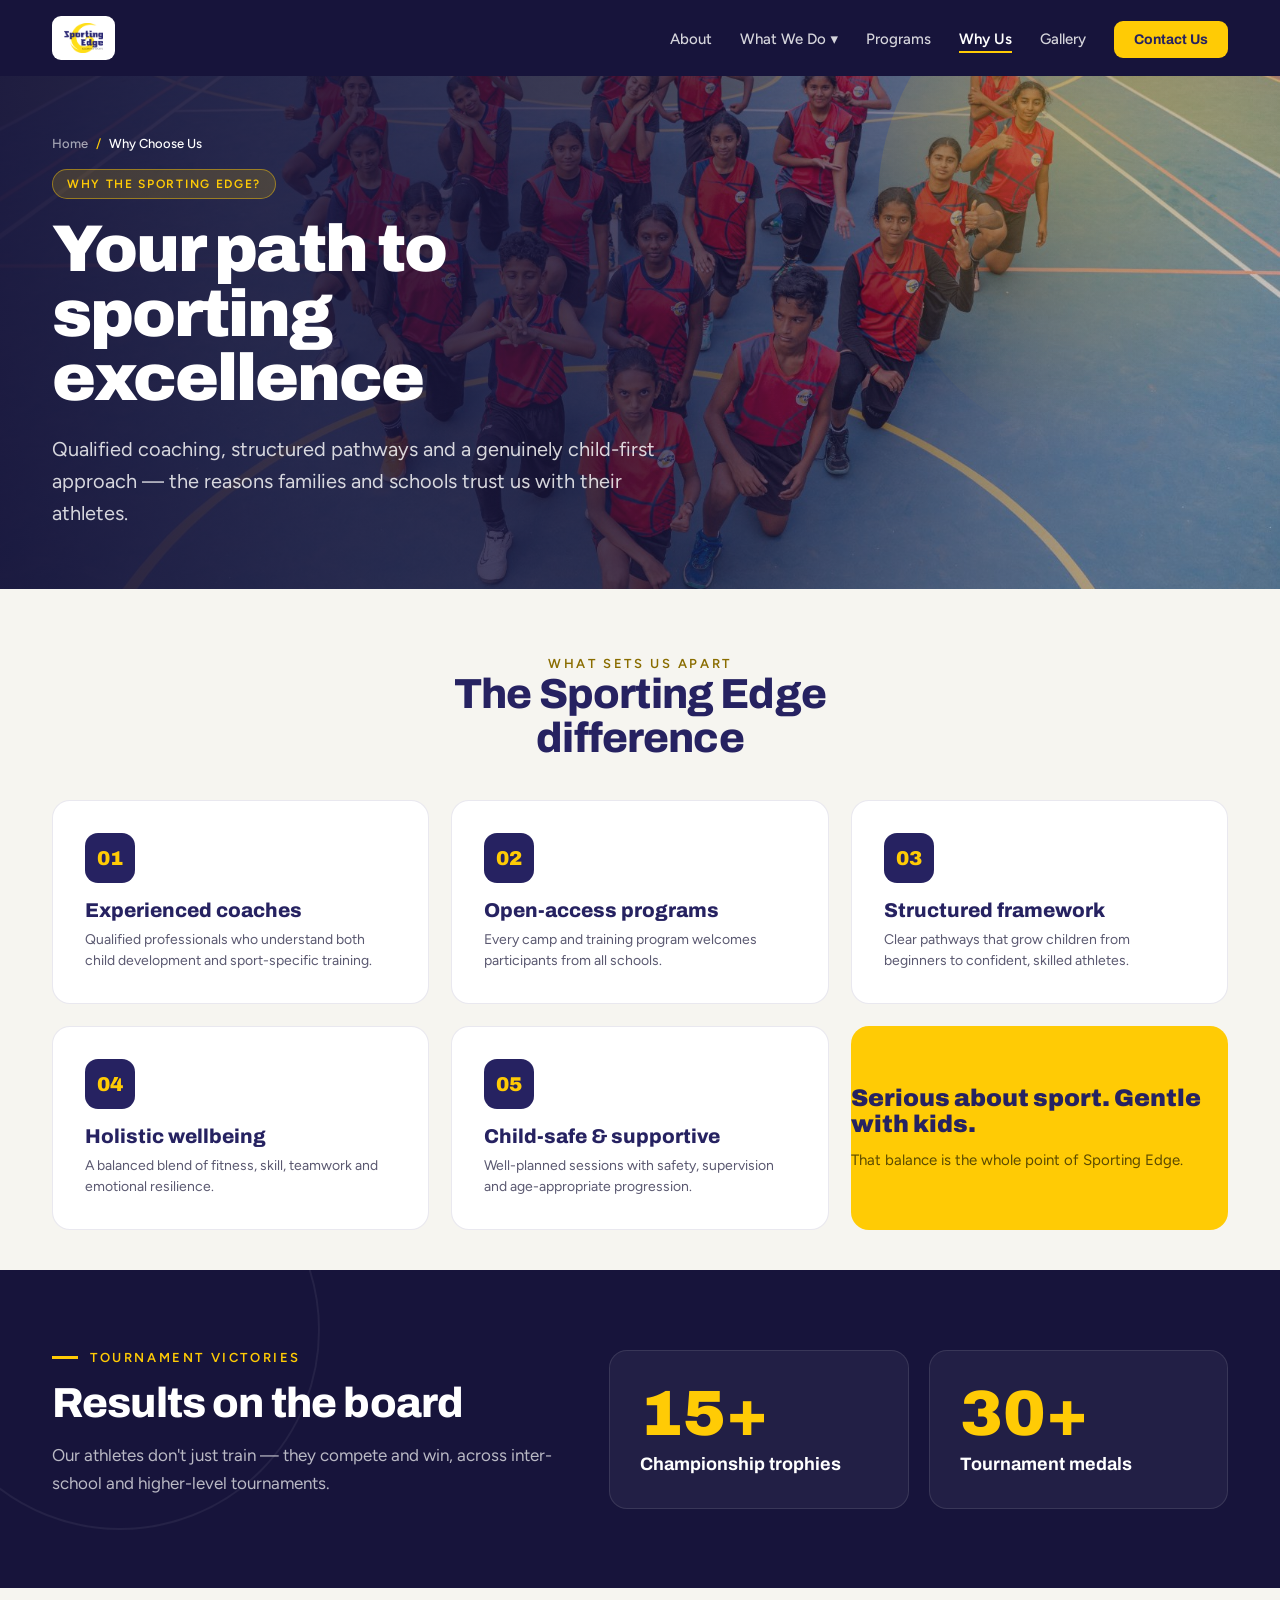
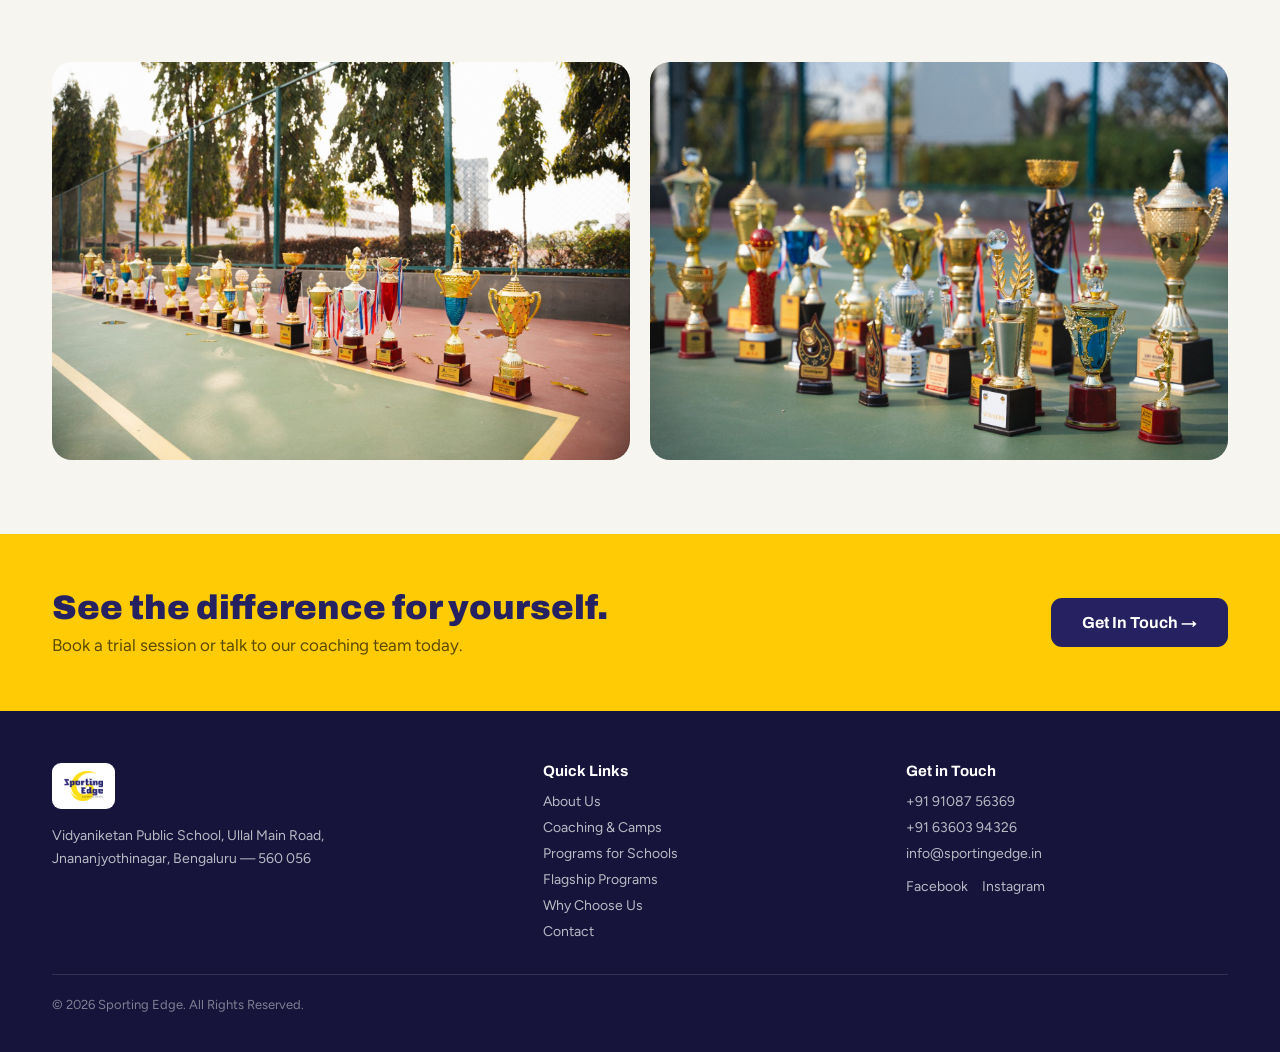
<file: why-choose-us.html>
<!DOCTYPE html>
<html lang="en">
<head>
  <meta charset="utf-8">
  <meta name="viewport" content="width=device-width, initial-scale=1">
  <title>Why Choose Us — Sporting Edge</title>
  <meta name="description" content="Qualified coaching, structured pathways and a genuinely child-first approach — five reasons families and schools trust Sporting Edge, plus a record of tournament victories.">
  <meta property="og:type" content="website">
  <meta property="og:title" content="Why Choose Sporting Edge — Your path to sporting excellence">
  <meta property="og:description" content="Qualified coaching, structured pathways and a genuinely child-first approach.">
  <meta property="og:image" content="assets/sporting-edge-logo.png">
  <link rel="icon" href="assets/sporting-edge-logo.png">
  <link rel="preconnect" href="https://fonts.googleapis.com">
  <link rel="preconnect" href="https://fonts.gstatic.com" crossorigin>
  <link href="https://fonts.googleapis.com/css2?family=Archivo:wght@500;600;700;800;900&family=Figtree:wght@400;500;600;700&display=swap" rel="stylesheet">
  <link rel="stylesheet" href="css/styles.css">
</head>
<body data-page="why">
  <a class="skip-link" href="#main">Skip to content</a>
  <div class="page">

    <!-- HEADER -->
    <header class="site-header">
      <a class="brand" href="index.html" aria-label="Sporting Edge home"><img src="assets/sporting-edge-logo.png" alt="Sporting Edge"></a>
      <nav class="nav" aria-label="Primary">
        <ul class="nav-links">
          <li><a class="nav-link" data-nav="about" href="about.html">About</a></li>
          <li class="has-dropdown">
            <a class="nav-link" data-nav="whatwedo" href="coaching-and-camps.html" aria-haspopup="true">What We Do ▾</a>
            <ul class="dropdown">
              <li><a href="coaching-and-camps.html">Coaching &amp; Camps</a></li>
              <li><a href="programs-for-schools.html">Programs for Schools</a></li>
            </ul>
          </li>
          <li><a class="nav-link" data-nav="programs" href="flagship-programs.html">Programs</a></li>
          <li><a class="nav-link" data-nav="why" href="why-choose-us.html">Why Us</a></li>
          <li><a class="nav-link" data-nav="gallery" href="gallery.html">Gallery</a></li>
          <li><a class="nav-cta" href="contact.html">Contact Us</a></li>
        </ul>
      </nav>
      <button class="nav-toggle" type="button" aria-label="Toggle navigation menu" aria-expanded="false">
        <span></span><span></span><span></span>
      </button>
    </header>

    <main id="main">

      <!-- HERO -->
      <section class="hero short" style="min-height:clamp(400px,48vw,440px);">
        <div class="hero-media"><img src="images/why-hero.jpg" alt="Sporting Edge athletes celebrating" width="1600" height="760" fetchpriority="high"></div>
        <div class="hero-overlay"></div>
        <div class="hero-glow"></div>
        <div class="hero-inner">
          <nav class="breadcrumb" aria-label="Breadcrumb">
            <a href="index.html">Home</a><span class="sep">/</span><span class="current">Why Choose Us</span>
          </nav>
          <span class="pill">Why the Sporting Edge?</span>
          <h1 class="display">Your path to sporting excellence</h1>
          <p class="lead">Qualified coaching, structured pathways and a genuinely child-first approach — the reasons families and schools trust us with their athletes.</p>
        </div>
      </section>

      <!-- FIVE REASONS -->
      <section class="section tight">
        <div class="section-head">
          <span class="eyebrow plain">What sets us apart</span>
          <h2 class="section-title">The Sporting Edge difference</h2>
        </div>
        <div class="grid grid-3">
          <article class="card pad reason-card navy-num" style="border-radius:18px;">
            <div class="num-tile">01</div>
            <h3>Experienced coaches</h3>
            <p>Qualified professionals who understand both child development and sport-specific training.</p>
          </article>
          <article class="card pad reason-card navy-num" style="border-radius:18px;">
            <div class="num-tile">02</div>
            <h3>Open-access programs</h3>
            <p>Every camp and training program welcomes participants from all schools.</p>
          </article>
          <article class="card pad reason-card navy-num" style="border-radius:18px;">
            <div class="num-tile">03</div>
            <h3>Structured framework</h3>
            <p>Clear pathways that grow children from beginners to confident, skilled athletes.</p>
          </article>
          <article class="card pad reason-card navy-num" style="border-radius:18px;">
            <div class="num-tile">04</div>
            <h3>Holistic wellbeing</h3>
            <p>A balanced blend of fitness, skill, teamwork and emotional resilience.</p>
          </article>
          <article class="card pad reason-card navy-num" style="border-radius:18px;">
            <div class="num-tile">05</div>
            <h3>Child-safe &amp; supportive</h3>
            <p>Well-planned sessions with safety, supervision and age-appropriate progression.</p>
          </article>
          <div class="pad" style="background:var(--gold);border-radius:18px;display:flex;flex-direction:column;justify-content:center;">
            <div style="font-family:'Archivo',sans-serif;font-weight:900;font-size:24px;line-height:1.1;color:var(--edge-navy);">Serious about sport. Gentle with kids.</div>
            <p style="font-size:15px;line-height:1.5;color:#5B4A00;margin:12px 0 0;">That balance is the whole point of Sporting Edge.</p>
          </div>
        </div>
      </section>

      <!-- TOURNAMENT / RESULTS BAND -->
      <section class="section deep" style="position:relative;overflow:hidden;">
        <div style="position:absolute;top:-140px;left:-80px;width:400px;height:400px;border:2px solid rgba(255,255,255,0.06);border-radius:50%;pointer-events:none;"></div>
        <div class="split" style="grid-template-columns:0.9fr 1.1fr;position:relative;">
          <div>
            <span class="eyebrow on-dark">Tournament victories</span>
            <h2 class="section-title" style="margin-top:16px;">Results on the board</h2>
            <p class="prose" style="color:rgba(255,255,255,0.7);margin-top:16px;">Our athletes don't just train — they compete and win, across inter-school and higher-level tournaments.</p>
          </div>
          <div class="grid grid-2" style="gap:20px;">
            <div class="outcome-tile" style="padding:34px 30px;border-radius:18px;">
              <div style="font-family:'Archivo',sans-serif;font-weight:900;font-size:clamp(44px,6vw,64px);line-height:0.9;color:var(--gold);">15+</div>
              <div style="font-family:'Archivo',sans-serif;font-weight:700;font-size:18px;margin-top:12px;">Championship trophies</div>
            </div>
            <div class="outcome-tile" style="padding:34px 30px;border-radius:18px;">
              <div style="font-family:'Archivo',sans-serif;font-weight:900;font-size:clamp(44px,6vw,64px);line-height:0.9;color:var(--gold);">30+</div>
              <div style="font-family:'Archivo',sans-serif;font-weight:700;font-size:18px;margin-top:12px;">Tournament medals</div>
            </div>
          </div>
        </div>
      </section>

      <!-- GALLERY -->
      <section class="section" id="gallery" style="scroll-margin-top:24px;">
        <div class="grid grid-2" style="gap:20px;">
          <div class="media-frame" style="border-radius:20px;aspect-ratio:16/11;"><img src="images/why-gallery-1.jpg" alt="Team celebrating a tournament victory" width="1600" height="1100" loading="lazy"></div>
          <div class="media-frame" style="border-radius:20px;aspect-ratio:16/11;"><img src="images/why-gallery-2.jpg" alt="Athletes with their trophy" width="1600" height="1100" loading="lazy"></div>
        </div>
      </section>

      <!-- CTA -->
      <section class="cta-gold">
        <div>
          <div class="cta-title">See the difference for yourself.</div>
          <p>Book a trial session or talk to our coaching team today.</p>
        </div>
        <a class="btn btn-secondary" href="contact.html">Get In Touch →</a>
      </section>

    </main>

    <!-- FOOTER -->
    <footer class="site-footer">
      <div class="footer-grid">
        <div>
          <a class="footer-brand" href="index.html"><img src="assets/sporting-edge-logo.png" alt="Sporting Edge"></a>
          <p>Vidyaniketan Public School, Ullal Main Road, Jnananjyothinagar, Bengaluru — 560 056</p>
        </div>
        <div class="footer-col">
          <h3>Quick Links</h3>
          <ul>
            <li><a href="about.html">About Us</a></li>
            <li><a href="coaching-and-camps.html">Coaching &amp; Camps</a></li>
            <li><a href="programs-for-schools.html">Programs for Schools</a></li>
            <li><a href="flagship-programs.html">Flagship Programs</a></li>
            <li><a href="why-choose-us.html">Why Choose Us</a></li>
            <li><a href="contact.html">Contact</a></li>
          </ul>
        </div>
        <div class="footer-col">
          <h3>Get in Touch</h3>
          <ul>
            <li><a href="tel:+919108756369">+91 91087 56369</a></li>
            <li><a href="tel:+916360394326">+91 63603 94326</a></li>
            <li><a href="mailto:info@sportingedge.in">info@sportingedge.in</a></li>
          </ul>
          <div class="footer-social">
            <a href="https://facebook.com/sportingedgeindia" target="_blank" rel="noopener">Facebook</a>
            <a href="https://instagram.com/sportingedgeindia" target="_blank" rel="noopener">Instagram</a>
          </div>
        </div>
      </div>
      <div class="footer-copy">© 2026 Sporting Edge. All Rights Reserved.</div>
    </footer>

  </div>
  <script src="js/main.js"></script>
</body>
</html>
</file>
<file: css/styles.css>
/* ============================================================
   Sporting Edge — shared stylesheet
   Design tokens, layout, components, responsiveness.
   One file for the whole static site.
   ============================================================ */

:root {
  --edge-navy: #262261;
  --deep-navy: #17143B;
  --gold: #FFCB05;
  --gold-soft: #FFF3C4;
  --gold-softer: #FFF9E0;
  --gold-ink: #8A6D00;
  --paper: #F6F5F0;
  --paper-alt: #EDECE4;
  --slate: #5A5870;
  --ink: #33314A;
  --body-bg: #E7E6DF;
  --hairline: rgba(38, 34, 97, 0.10);
  --lilac: #E7E6F2;

  --maxw: 1280px;
  --pad-x: clamp(20px, 4.2vw, 52px);
}

* { box-sizing: border-box; }
html, body { margin: 0; padding: 0; }

body {
  background: var(--body-bg);
  font-family: 'Figtree', system-ui, -apple-system, Segoe UI, Roboto, sans-serif;
  color: var(--edge-navy);
  -webkit-font-smoothing: antialiased;
}

a { color: var(--edge-navy); text-decoration: none; }
a:hover { color: #4B45A8; }
::selection { background: var(--gold); color: var(--edge-navy); }

img { max-width: 100%; }

h1, h2, h3, h4 { font-family: 'Archivo', sans-serif; }

/* Visible focus for keyboard users */
a:focus-visible,
button:focus-visible,
input:focus-visible,
select:focus-visible,
textarea:focus-visible {
  outline: 3px solid var(--gold);
  outline-offset: 2px;
  border-radius: 4px;
}

.skip-link {
  position: absolute;
  left: -9999px;
  top: 0;
  background: var(--gold);
  color: var(--edge-navy);
  font-family: 'Archivo', sans-serif;
  font-weight: 700;
  padding: 12px 20px;
  z-index: 200;
}
.skip-link:focus { left: 8px; top: 8px; }

/* ============================================================
   PAGE SHELL
   ============================================================ */
.page {
  max-width: var(--maxw);
  margin: 0 auto;
  background: var(--paper);
  box-shadow: 0 30px 120px rgba(23, 20, 59, 0.18);
  overflow: hidden;
}

/* ============================================================
   HEADER / NAV
   ============================================================ */
.site-header {
  background: var(--deep-navy);
  padding: 16px var(--pad-x);
  display: flex;
  align-items: center;
  justify-content: space-between;
  gap: 16px;
  position: relative;
  z-index: 60;
}
.brand {
  background: #fff;
  border-radius: 9px;
  padding: 7px 12px;
  display: inline-flex;
  flex: 0 0 auto;
}
.brand img { height: 30px; display: block; }

.nav {
  display: flex;
  gap: 30px;
  align-items: center;
}
.nav-links {
  display: flex;
  gap: 28px;
  align-items: center;
  list-style: none;
  margin: 0;
  padding: 0;
}
.nav-links > li { position: relative; }
.nav-link {
  color: rgba(255, 255, 255, 0.82);
  font-size: 15px;
  font-weight: 500;
  padding: 6px 0 3px;
  display: inline-block;
  border-bottom: 2px solid transparent;
  background: none;
  border-left: 0; border-right: 0; border-top: 0;
  font-family: inherit;
  cursor: pointer;
}
.nav-link:hover { color: #fff; }

/* active page (driven by body[data-page]) — header markup stays identical */
body[data-page="about"]        .nav-link[data-nav="about"],
body[data-page="coaching"]     .nav-link[data-nav="whatwedo"],
body[data-page="schools"]      .nav-link[data-nav="whatwedo"],
body[data-page="flagship"]     .nav-link[data-nav="programs"],
body[data-page="why"]          .nav-link[data-nav="why"],
body[data-page="gallery"]      .nav-link[data-nav="gallery"] {
  color: #fff;
  font-weight: 600;
  border-bottom-color: var(--gold);
}

/* dropdown */
.has-dropdown > .dropdown {
  position: absolute;
  top: calc(100% + 12px);
  left: 50%;
  transform: translateX(-50%) translateY(6px);
  background: #fff;
  border-radius: 12px;
  box-shadow: 0 18px 50px rgba(23, 20, 59, 0.28);
  padding: 8px;
  min-width: 230px;
  list-style: none;
  margin: 0;
  opacity: 0;
  visibility: hidden;
  transition: opacity .16s ease, transform .16s ease, visibility .16s;
  z-index: 70;
}
.has-dropdown:hover > .dropdown,
.has-dropdown:focus-within > .dropdown {
  opacity: 1;
  visibility: visible;
  transform: translateX(-50%) translateY(0);
}
.dropdown a {
  display: block;
  padding: 11px 14px;
  border-radius: 8px;
  font-size: 14px;
  font-weight: 600;
  color: var(--edge-navy);
}
.dropdown a:hover { background: var(--paper-alt); }

.nav-cta {
  background: var(--gold);
  color: var(--edge-navy);
  font-family: 'Archivo', sans-serif;
  font-weight: 700;
  font-size: 14px;
  padding: 11px 20px;
  border-radius: 9px;
  white-space: nowrap;
}
.nav-cta:hover { color: var(--edge-navy); background: #ffd633; }

.nav-toggle {
  display: none;
  background: rgba(255, 255, 255, 0.10);
  border: 1px solid rgba(255, 255, 255, 0.28);
  border-radius: 9px;
  width: 46px;
  height: 46px;
  cursor: pointer;
  align-items: center;
  justify-content: center;
  flex-direction: column;
  gap: 5px;
}
.nav-toggle span {
  display: block;
  width: 22px;
  height: 2px;
  background: #fff;
  transition: transform .2s, opacity .2s;
}
.nav-toggle[aria-expanded="true"] span:nth-child(1) { transform: translateY(7px) rotate(45deg); }
.nav-toggle[aria-expanded="true"] span:nth-child(2) { opacity: 0; }
.nav-toggle[aria-expanded="true"] span:nth-child(3) { transform: translateY(-7px) rotate(-45deg); }

/* ============================================================
   TYPOGRAPHY HELPERS
   ============================================================ */
.eyebrow {
  font-size: 13px;
  font-weight: 600;
  letter-spacing: 0.2em;
  text-transform: uppercase;
  color: var(--gold-ink);
  display: inline-flex;
  align-items: center;
  gap: 12px;
}
.eyebrow::before {
  content: "";
  width: 26px;
  height: 3px;
  background: var(--gold);
  display: inline-block;
  flex: 0 0 auto;
}
.eyebrow.plain::before { display: none; }
.eyebrow.on-dark { color: var(--gold); }

.section-head {
  text-align: center;
  max-width: 52ch;
  margin: 0 auto 40px;
}
.section-head .eyebrow { justify-content: center; }
.section-head h2 { margin: 14px 0 0; }

h1.display {
  font-family: 'Archivo', sans-serif;
  font-weight: 900;
  font-size: clamp(38px, 6vw, 66px);
  line-height: 0.98;
  letter-spacing: -0.03em;
  color: #fff;
  margin: 18px 0 0;
}
h2.section-title {
  font-family: 'Archivo', sans-serif;
  font-weight: 800;
  font-size: clamp(30px, 4.2vw, 42px);
  line-height: 1.05;
  letter-spacing: -0.02em;
  margin: 0;
}
.lead {
  font-size: clamp(16px, 2vw, 20px);
  line-height: 1.6;
  color: rgba(255, 255, 255, 0.82);
  margin: 22px 0 0;
  max-width: 52ch;
}
.prose {
  font-size: clamp(16px, 1.4vw, 17px);
  line-height: 1.65;
  color: var(--slate);
}

/* ============================================================
   BUTTONS
   ============================================================ */
.btn {
  display: inline-block;
  font-family: 'Archivo', sans-serif;
  font-weight: 700;
  font-size: 16px;
  padding: 15px 30px;
  border-radius: 11px;
  border: 1.5px solid transparent;
  cursor: pointer;
  text-align: center;
  transition: transform .12s ease, background .15s ease;
}
.btn:hover { transform: translateY(-1px); }
.btn-primary { background: var(--gold); color: var(--edge-navy); }
.btn-primary:hover { color: var(--edge-navy); background: #ffd633; }
.btn-secondary { background: var(--edge-navy); color: #fff; }
.btn-secondary:hover { color: #fff; background: #322c7d; }
.btn-ghost {
  background: rgba(255, 255, 255, 0.12);
  color: #fff;
  border-color: rgba(255, 255, 255, 0.42);
}
.btn-ghost:hover { color: #fff; background: rgba(255, 255, 255, 0.2); }

.btn-row { display: flex; gap: 14px; margin-top: 32px; flex-wrap: wrap; }

/* ============================================================
   HERO
   ============================================================ */
.hero {
  position: relative;
  min-height: clamp(420px, 52vw, 560px);
  display: flex;
  align-items: center;
}
.hero.short { min-height: clamp(380px, 46vw, 440px); }
.hero-media { position: absolute; inset: 0; }
.hero-media img { width: 100%; height: 100%; object-fit: cover; display: block; }
.hero-overlay {
  position: absolute; inset: 0;
  background: linear-gradient(90deg, rgba(23,20,59,0.94) 0%, rgba(23,20,59,0.78) 46%, rgba(23,20,59,0.2) 100%);
  pointer-events: none;
}
.hero-glow {
  position: absolute; top: -130px; right: -110px;
  width: clamp(300px, 40vw, 520px); height: clamp(300px, 40vw, 520px);
  border-radius: 50%;
  background: radial-gradient(circle at 37% 37%, rgba(255,203,5,0.26), rgba(255,203,5,0) 68%);
  pointer-events: none;
}
.hero-inner {
  position: relative;
  padding: clamp(40px, 5vw, 60px) var(--pad-x);
  max-width: 720px;
}
.hero-inner .lead { max-width: 50ch; }

.breadcrumb {
  display: flex;
  gap: 8px;
  align-items: center;
  flex-wrap: wrap;
  font-size: 13px;
  font-weight: 500;
  color: rgba(255, 255, 255, 0.6);
  margin-bottom: 18px;
}
.breadcrumb a { color: rgba(255, 255, 255, 0.6); }
.breadcrumb a:hover { color: #fff; }
.breadcrumb .sep { color: var(--gold); }
.breadcrumb .current { color: #fff; }

.pill {
  display: inline-block;
  background: rgba(255, 203, 5, 0.16);
  border: 1px solid rgba(255, 203, 5, 0.45);
  color: var(--gold);
  font-weight: 600;
  font-size: 12px;
  letter-spacing: 0.14em;
  text-transform: uppercase;
  padding: 7px 14px;
  border-radius: 999px;
}

/* ============================================================
   STAT STRIP
   ============================================================ */
.stat-strip {
  background: var(--edge-navy);
  padding: 34px var(--pad-x);
  display: grid;
  grid-template-columns: repeat(4, 1fr);
  gap: 20px;
}
.stat-num {
  font-family: 'Archivo', sans-serif;
  font-weight: 900;
  font-size: clamp(30px, 3.4vw, 40px);
  color: var(--gold);
  line-height: 1;
}
.stat-label { font-size: 14px; color: rgba(255, 255, 255, 0.7); margin-top: 6px; }

/* ============================================================
   SECTIONS / GRID
   ============================================================ */
.section { padding: clamp(48px, 6vw, 74px) var(--pad-x); }
.section.tight { padding-top: clamp(40px, 5vw, 64px); padding-bottom: clamp(30px, 4vw, 40px); }
.section.alt { background: var(--paper-alt); }
.section.navy { background: var(--edge-navy); color: #fff; }
.section.deep { background: var(--deep-navy); color: #fff; }

.grid { display: grid; gap: 22px; }
.grid-2 { grid-template-columns: repeat(2, 1fr); }
.grid-3 { grid-template-columns: repeat(3, 1fr); }
.grid-4 { grid-template-columns: repeat(4, 1fr); gap: 18px; }
.grid-5 { grid-template-columns: repeat(5, 1fr); gap: 16px; }

.split {
  display: grid;
  grid-template-columns: 1fr 1fr;
  gap: clamp(32px, 4vw, 52px);
  align-items: center;
}
.split.media-left { grid-template-columns: 0.9fr 1.1fr; }
.split.media-right { grid-template-columns: 1.1fr 0.9fr; }
.split.top { align-items: start; }

.head-row {
  display: flex;
  align-items: flex-end;
  justify-content: space-between;
  gap: 30px;
  flex-wrap: wrap;
  margin-bottom: 36px;
}
.head-row .prose { max-width: 44ch; margin: 0; }
.head-row h2 { margin: 16px 0 0; }

/* ============================================================
   CARDS
   ============================================================ */
.card {
  background: #fff;
  border: 1px solid var(--hairline);
  border-radius: 16px;
  overflow: hidden;
}
.card.pad { padding: clamp(24px, 3vw, 32px); }
.card-media { position: relative; overflow: hidden; }
.card-media img { width: 100%; height: 100%; object-fit: cover; display: block; }
.ratio-32 { aspect-ratio: 3 / 2; }
.ratio-45 { aspect-ratio: 4 / 5; }
.ratio-34 { aspect-ratio: 3 / 4; }
.ratio-45s { aspect-ratio: 4 / 5; }
.ratio-1610 { aspect-ratio: 16 / 10; }
.ratio-1611 { aspect-ratio: 16 / 11; }
.card-body { padding: 22px 22px 26px; }
.card-body h3 { font-weight: 700; font-size: 18px; line-height: 1.15; margin: 0; }
.card-body p { font-size: 14px; line-height: 1.55; color: var(--slate); margin: 8px 0 0; }

.card-title-lg { font-weight: 800; font-size: clamp(20px, 2.4vw, 22px); margin: 14px 0 0; }

/* image card with text overlaid at bottom */
.photo-card {
  position: relative;
  border-radius: 22px;
  overflow: hidden;
  min-height: 340px;
  display: flex;
  align-items: flex-end;
}
.photo-card img { position: absolute; inset: 0; width: 100%; height: 100%; object-fit: cover; }
.photo-card .scrim {
  position: absolute; inset: 0;
  background: linear-gradient(180deg, rgba(23,20,59,0.1) 30%, rgba(23,20,59,0.92) 100%);
  pointer-events: none;
}
.photo-card .photo-card-body { position: relative; padding: 34px 36px; }
.photo-card h3 { font-weight: 800; font-size: clamp(22px, 2.8vw, 27px); line-height: 1.1; color: #fff; margin: 14px 0 0; }
.photo-card p { font-size: 15px; line-height: 1.6; color: rgba(255,255,255,0.82); margin: 10px 0 16px; max-width: 44ch; }
.photo-card .arrow { color: var(--gold); font-family: 'Archivo', sans-serif; font-weight: 700; font-size: 15px; }

/* small labelled image tile (name overlaid) */
.name-card {
  position: relative;
  border-radius: 16px;
  overflow: hidden;
  aspect-ratio: 4 / 5;
}
.name-card img { position: absolute; inset: 0; width: 100%; height: 100%; object-fit: cover; }
.name-card .scrim {
  position: absolute; inset: 0;
  background: linear-gradient(180deg, rgba(23,20,59,0) 45%, rgba(23,20,59,0.85) 100%);
  pointer-events: none;
}
.name-card span {
  position: absolute; left: 16px; bottom: 14px;
  font-family: 'Archivo', sans-serif; font-weight: 800; font-size: 19px; color: #fff;
}

.media-frame { position: relative; border-radius: 22px; overflow: hidden; }
.media-frame img { width: 100%; height: 100%; object-fit: cover; display: block; }

/* ============================================================
   BADGES / PILLS
   ============================================================ */
.badge {
  display: inline-block;
  font-weight: 600;
  font-size: 12px;
  letter-spacing: 0.06em;
  text-transform: uppercase;
  padding: 6px 12px;
  border-radius: 999px;
}
.badge-schools { background: var(--gold-soft); color: var(--gold-ink); }
.badge-parents { background: var(--lilac); color: var(--edge-navy); }
.badge-gold { background: var(--gold); color: var(--edge-navy); }
.badge-white { background: #fff; color: var(--edge-navy); }

.chip {
  display: inline-block;
  background: var(--lilac);
  color: var(--edge-navy);
  font-weight: 600;
  font-size: 14px;
  padding: 9px 16px;
  border-radius: 999px;
}
.chip-gold { background: var(--gold-soft); color: var(--gold-ink); }
.chip-list { display: flex; flex-wrap: wrap; gap: 10px; }

.sport-chip {
  display: inline-block;
  background: #fff;
  border: 1px solid rgba(38, 34, 97, 0.12);
  font-family: 'Archivo', sans-serif;
  font-weight: 700;
  font-size: 16px;
  color: var(--edge-navy);
  padding: 12px 24px;
  border-radius: 12px;
}

/* ============================================================
   NUMBERED TILES / LISTS
   ============================================================ */
.num-tile {
  width: 46px; height: 46px;
  border-radius: 12px;
  background: var(--edge-navy);
  color: var(--gold);
  display: flex; align-items: center; justify-content: center;
  font-family: 'Archivo', sans-serif; font-weight: 900; font-size: 18px;
}
.reason-card h3 { font-weight: 800; font-size: clamp(18px, 2vw, 20px); margin: 16px 0 0; }
.reason-card p { font-size: 14px; line-height: 1.5; color: var(--slate); margin: 8px 0 0; }
.reason-card.navy-num .num-tile { width: 50px; height: 50px; border-radius: 13px; font-size: 20px; }

/* tick / arrow lists */
.marker-list { display: flex; flex-direction: column; gap: 14px; }
.marker-list .item {
  display: flex; gap: 12px;
  font-size: 16px; line-height: 1.45;
  color: var(--ink);
}
.marker-list .item .mk { color: var(--gold); font-weight: 800; flex: 0 0 auto; }
.marker-list.divided .item { border-bottom: 1px solid rgba(38,34,97,0.08); padding-bottom: 14px; }
.marker-list.divided .item:last-child { border-bottom: 0; padding-bottom: 0; }
.on-dark .marker-list .item { color: rgba(255,255,255,0.85); }
.on-dark .marker-list.divided .item { border-bottom-color: rgba(255,255,255,0.1); }
.mk-check { color: #1F8A5B !important; }

.subhead {
  font-family: 'Archivo', sans-serif; font-weight: 800;
  font-size: 15px; letter-spacing: 0.1em; text-transform: uppercase;
  color: var(--edge-navy); margin-bottom: 20px;
}
.on-dark .subhead { color: var(--gold); }

/* ============================================================
   CTA BANDS
   ============================================================ */
.cta-gold {
  background: var(--gold);
  padding: clamp(40px, 5vw, 56px) var(--pad-x);
  display: flex;
  align-items: center;
  justify-content: space-between;
  gap: 36px;
  flex-wrap: wrap;
}
.cta-gold h2, .cta-gold .cta-title {
  font-family: 'Archivo', sans-serif; font-weight: 900;
  font-size: clamp(26px, 3.4vw, 34px); line-height: 1.05; color: var(--edge-navy); margin: 0;
}
.cta-gold p { font-size: 17px; color: #5B4A00; margin: 10px 0 0; }

.cta-photo {
  position: relative;
  margin: clamp(32px, 4vw, 44px) var(--pad-x) clamp(48px, 6vw, 64px);
  border-radius: 24px;
  overflow: hidden;
}
.cta-photo.center { text-align: center; }
.cta-photo img { position: absolute; inset: 0; width: 100%; height: 100%; object-fit: cover; }
.cta-photo .scrim {
  position: absolute; inset: 0;
  background: linear-gradient(90deg, rgba(38,34,97,0.96), rgba(38,34,97,0.72));
  pointer-events: none;
}
.cta-photo .cta-inner {
  position: relative;
  padding: clamp(44px, 5vw, 60px) var(--pad-x);
  display: flex; align-items: center; justify-content: space-between; gap: 36px; flex-wrap: wrap;
}
.cta-photo.center .cta-inner { justify-content: center; flex-direction: column; }
.cta-photo h2 {
  font-family: 'Archivo', sans-serif; font-weight: 900;
  font-size: clamp(28px, 3.6vw, 42px); line-height: 1.05; letter-spacing: -0.02em;
  color: #fff; margin: 16px 0 0; max-width: 24ch;
}
.cta-photo h3 {
  font-family: 'Archivo', sans-serif; font-weight: 800;
  font-size: clamp(24px, 3vw, 34px); line-height: 1.1; color: #fff; margin: 0; max-width: 28ch;
}

/* ============================================================
   VISION / MISSION
   ============================================================ */
.vm { border-radius: 22px; padding: clamp(32px, 4vw, 44px) clamp(30px, 4vw, 46px); }
.vm.vision { background: var(--edge-navy); color: #fff; }
.vm.mission { background: var(--gold); color: var(--edge-navy); }
.vm .vm-label {
  font-family: 'Archivo', sans-serif; font-weight: 900;
  font-size: 16px; letter-spacing: 0.14em; text-transform: uppercase;
}
.vm.vision .vm-label { color: var(--gold); }
.vm.mission .vm-label { color: var(--gold-ink); }
.vm p { font-family: 'Archivo', sans-serif; font-weight: 700; font-size: clamp(20px, 2.4vw, 26px); line-height: 1.25; margin: 18px 0 0; }

/* ============================================================
   OUTCOMES (dark tiles)
   ============================================================ */
.outcome-tile {
  background: rgba(255,255,255,0.05);
  border: 1px solid rgba(255,255,255,0.1);
  border-radius: 14px;
  padding: 22px 24px;
}
.outcome-tile .n { font-family: 'Archivo', sans-serif; font-weight: 900; font-size: 22px; color: var(--gold); }
.outcome-tile .t { font-family: 'Archivo', sans-serif; font-weight: 700; font-size: 17px; margin-top: 8px; }
.outcome-tile.gold {
  grid-column: span 2;
  background: var(--gold); color: var(--edge-navy);
  display: flex; align-items: center; gap: 16px;
}
.outcome-tile.gold .n { color: var(--edge-navy); }
.outcome-tile.gold .t { margin-top: 0; font-weight: 800; }

/* stat tiles (summer camp) */
.stat-tile { background: var(--paper); border-radius: 14px; padding: 22px; }
.stat-tile .big { font-family: 'Archivo', sans-serif; font-weight: 900; font-size: 30px; color: var(--edge-navy); }
.stat-tile .cap { font-size: 15px; color: var(--slate); margin-top: 6px; line-height: 1.4; }
.stat-tile.gold { background: var(--gold-softer); border: 1px solid var(--gold); }
.stat-tile.gold .big, .stat-tile.gold .cap { color: var(--gold-ink); }

/* mini info cards (about preview) */
.mini-card { background: #fff; border: 1px solid var(--hairline); border-radius: 14px; padding: 22px 24px; }
.mini-card h4 { font-weight: 800; font-size: 16px; margin: 0; }
.mini-card p { font-size: 14px; line-height: 1.5; color: var(--slate); margin: 8px 0 0; }

.text-link {
  color: var(--edge-navy);
  font-family: 'Archivo', sans-serif; font-weight: 700; font-size: 16px;
  border-bottom: 2px solid var(--gold); padding-bottom: 3px;
}

/* pillar strip (schools) */
.pillar { display: flex; gap: 14px; align-items: flex-start; }
.pillar .pn { font-family: 'Archivo', sans-serif; font-weight: 900; color: var(--gold); font-size: 22px; }
.pillar .pt { font-family: 'Archivo', sans-serif; font-weight: 700; color: #fff; font-size: 16px; }
.pillar .ps { font-size: 13px; color: rgba(255,255,255,0.6); margin-top: 3px; }

/* highlight list with left gold border */
.hl-grid { display: grid; grid-template-columns: repeat(5, 1fr); gap: 18px; }
.hl-item { border-left: 3px solid var(--gold); padding-left: 16px; }
.hl-item .t { font-family: 'Archivo', sans-serif; font-weight: 700; font-size: 16px; line-height: 1.2; }

/* two-col key components list */
.kv-grid { display: grid; grid-template-columns: 1fr 1fr; gap: 12px; }
.kv-grid .item { display: flex; gap: 9px; font-size: 15px; line-height: 1.4; color: var(--ink); }
.kv-grid .item .mk { color: var(--gold); font-weight: 800; }

.quote-block { background: var(--edge-navy); border-radius: 18px; padding: 28px 32px; margin-top: 16px; }
.quote-block p { font-family: 'Archivo', sans-serif; font-weight: 700; font-size: clamp(17px, 2vw, 19px); line-height: 1.4; color: #fff; margin: 0; }
.quote-block .hl { color: var(--gold); }

/* numbered highlight rows (flagship) */
.hi-rows { display: flex; flex-direction: column; gap: 16px; }
.hi-rows .row {
  display: flex; gap: 14px; align-items: baseline;
  border-bottom: 1px solid rgba(255,255,255,0.12); padding-bottom: 16px;
}
.hi-rows .row:last-child { border-bottom: 0; padding-bottom: 0; }
.hi-rows .row .n { font-family: 'Archivo', sans-serif; font-weight: 900; color: var(--gold); font-size: 18px; }
.hi-rows .row .t { font-size: 17px; }

/* stacked two-photo columns */
.stack-2 { display: grid; grid-template-columns: 1fr 1fr; gap: 16px; }
.stack-2 .media-frame:nth-child(2) { margin-top: 28px; }
.rows-2 { display: grid; grid-template-rows: 1fr 1fr; gap: 16px; height: 420px; }

/* pillar card (little athletes) */
.pillar-card { border-radius: 20px; padding: 32px 30px; }
.pillar-card.navy { background: var(--edge-navy); color: #fff; }
.pillar-card.white { background: #fff; border: 1px solid var(--hairline); }
.pillar-card .icon {
  width: 52px; height: 52px; border-radius: 14px;
  display: flex; align-items: center; justify-content: center;
  font-family: 'Archivo', sans-serif; font-weight: 900; font-size: 22px;
}
.pillar-card .icon.gold { background: rgba(255,203,5,0.18); color: var(--gold); }
.pillar-card .icon.soft { background: var(--gold-soft); color: var(--gold-ink); }
.pillar-card .icon.lilac { background: var(--lilac); color: var(--edge-navy); }
.pillar-card h3 { font-weight: 800; font-size: 22px; margin: 18px 0 0; }
.pillar-card.white h3 { color: var(--edge-navy); }
.pillar-card p { font-size: 15px; line-height: 1.55; margin: 10px 0 0; }
.pillar-card.navy p { color: rgba(255,255,255,0.72); }
.pillar-card.white p { color: var(--slate); }

/* feature list (little athletes) */
.feature-list { display: flex; flex-direction: column; gap: 14px; }
.feature-list .item {
  display: flex; gap: 12px; font-size: 16px; line-height: 1.5; color: var(--ink);
  background: #fff; border: 1px solid var(--hairline); border-radius: 12px; padding: 16px 20px;
}
.feature-list .item .mk { color: var(--gold); font-weight: 800; }

/* ============================================================
   FLAGSHIP TABS
   ============================================================ */
.tabbar {
  background: var(--edge-navy);
  padding: 0 var(--pad-x);
  display: flex;
  align-items: stretch;
  gap: 4px;
  border-bottom: 1px solid rgba(255,255,255,0.08);
  overflow-x: auto;
}
.tab {
  padding: 18px 26px;
  cursor: pointer;
  color: rgba(255,255,255,0.6);
  border: 0;
  border-bottom: 3px solid transparent;
  background: transparent;
  transition: all .15s;
  white-space: nowrap;
  text-align: left;
  font-family: inherit;
}
.tab .tt { font-family: 'Archivo', sans-serif; font-weight: 700; font-size: 15px; display: block; }
.tab .ts { font-size: 12px; opacity: 0.7; display: block; margin-top: 2px; }
.tab[aria-selected="true"] {
  color: #fff;
  border-bottom-color: var(--gold);
  background: rgba(255,255,255,0.05);
}
.tab-panel { display: none; }
.tab-panel.active { display: block; }

/* ============================================================
   ASSOCIATION / PARTNERS
   ============================================================ */
.assoc { padding: 0 var(--pad-x) clamp(48px, 6vw, 64px); text-align: center; }
.assoc .cap { font-size: 12px; font-weight: 600; letter-spacing: 0.2em; text-transform: uppercase; color: #8A88A0; }
.assoc .logos { display: flex; gap: 40px; justify-content: center; align-items: center; margin-top: 22px; flex-wrap: wrap; }
.assoc .logos img { height: 70px; width: auto; object-fit: contain; }

/* ============================================================
   CONTACT
   ============================================================ */
.contact-grid { display: grid; grid-template-columns: 1fr 1fr; gap: clamp(28px, 4vw, 44px); align-items: start; }
.contact-card {
  background: var(--edge-navy); color: #fff;
  border-radius: 20px; padding: clamp(28px, 3.4vw, 40px);
}
.contact-card h2 { font-weight: 800; font-size: 24px; margin: 0 0 20px; }
.contact-line { display: flex; gap: 14px; align-items: flex-start; margin-bottom: 18px; }
.contact-line .lbl { font-family: 'Archivo', sans-serif; font-weight: 700; font-size: 13px; letter-spacing: 0.08em; text-transform: uppercase; color: var(--gold); }
.contact-line .val { font-size: 16px; line-height: 1.5; color: rgba(255,255,255,0.85); }
.contact-line .val a { color: rgba(255,255,255,0.85); }
.contact-line .val a:hover { color: #fff; }
.social-row { display: flex; gap: 12px; margin-top: 8px; }
.social-row a {
  display: inline-flex; align-items: center; gap: 8px;
  background: rgba(255,255,255,0.1); border: 1px solid rgba(255,255,255,0.2);
  border-radius: 999px; padding: 9px 16px; font-size: 14px; font-weight: 600; color: #fff;
}
.social-row a:hover { background: rgba(255,255,255,0.2); color: #fff; }

.form-card { background: #fff; border: 1px solid var(--hairline); border-radius: 20px; padding: clamp(28px, 3.4vw, 40px); }
.field { margin-bottom: 18px; }
.field label { display: block; font-family: 'Archivo', sans-serif; font-weight: 700; font-size: 14px; color: var(--edge-navy); margin-bottom: 7px; }
.field input, .field select, .field textarea {
  width: 100%; font-family: inherit; font-size: 16px; color: var(--ink);
  background: var(--paper); border: 1px solid var(--hairline); border-radius: 10px;
  padding: 13px 15px;
}
.field textarea { min-height: 130px; resize: vertical; }
.form-card .btn { width: 100%; margin-top: 6px; border: 0; font-size: 17px; }

/* ============================================================
   FOOTER
   ============================================================ */
.site-footer {
  background: var(--deep-navy);
  color: rgba(255, 255, 255, 0.7);
  padding: clamp(40px, 5vw, 52px) var(--pad-x) 40px;
}
.footer-grid {
  display: grid;
  grid-template-columns: 1.4fr 1fr 1fr;
  gap: 40px;
  padding-bottom: 34px;
  border-bottom: 1px solid rgba(255, 255, 255, 0.12);
}
.footer-brand { background: #fff; border-radius: 9px; padding: 8px 12px; display: inline-flex; margin-bottom: 16px; }
.footer-brand img { height: 30px; display: block; }
.site-footer p { font-size: 14px; line-height: 1.6; max-width: 36ch; margin: 0; }
.footer-col h3 { font-weight: 700; font-size: 15px; color: #fff; margin: 0 0 14px; }
.footer-col ul { list-style: none; margin: 0; padding: 0; display: flex; flex-direction: column; gap: 9px; }
.footer-col li { font-size: 14px; }
.footer-col a { color: rgba(255, 255, 255, 0.7); }
.footer-col a:hover { color: #fff; }
.footer-social { display: flex; gap: 14px; margin-top: 16px; }
.footer-social a { color: rgba(255,255,255,0.7); font-size: 14px; }
.footer-social a:hover { color: var(--gold); }
.footer-copy { padding-top: 22px; font-size: 13px; color: rgba(255, 255, 255, 0.45); }

/* ============================================================
   RESPONSIVE
   ============================================================ */
@media (max-width: 1024px) {
  .grid-5 { grid-template-columns: repeat(3, 1fr); }
  .hl-grid { grid-template-columns: repeat(3, 1fr); }
}

@media (max-width: 900px) {
  .nav-links { display: none; }
  .nav-toggle { display: flex; }

  /* mobile menu panel */
  .nav.open .nav-links {
    display: flex;
    position: absolute;
    top: 100%;
    left: 0;
    right: 0;
    flex-direction: column;
    align-items: stretch;
    gap: 0;
    background: var(--deep-navy);
    padding: 10px var(--pad-x) 20px;
    border-top: 1px solid rgba(255,255,255,0.1);
    box-shadow: 0 24px 50px rgba(0,0,0,0.35);
  }
  .nav.open .nav-links > li { border-bottom: 1px solid rgba(255,255,255,0.08); }
  .nav.open .nav-links > li:last-child { border-bottom: 0; }
  .nav.open .nav-link { display: block; padding: 15px 0; font-size: 16px; border-bottom: 0; }
  .nav.open .nav-cta {
    display: inline-block;
    margin-top: 16px;
    text-align: center;
  }
  /* dropdown becomes inline on mobile */
  .nav.open .has-dropdown > .dropdown {
    position: static;
    transform: none;
    opacity: 1;
    visibility: visible;
    box-shadow: none;
    background: rgba(255,255,255,0.06);
    padding: 4px 0 10px;
    min-width: 0;
    margin: 0 0 6px;
  }
  .nav.open .dropdown a { color: rgba(255,255,255,0.82); padding: 12px 14px; }
  .nav.open .dropdown a:hover { background: rgba(255,255,255,0.08); }

  .grid-4 { grid-template-columns: repeat(2, 1fr); }
  .grid-3 { grid-template-columns: repeat(2, 1fr); }
  .grid-5 { grid-template-columns: repeat(2, 1fr); }
  .stat-strip { grid-template-columns: repeat(2, 1fr); gap: 26px; }
  .split, .split.media-left, .split.media-right { grid-template-columns: 1fr; }
  .hl-grid { grid-template-columns: repeat(2, 1fr); }
  .rows-2 { height: auto; }
  .rows-2 .media-frame { aspect-ratio: 16 / 9; }
  .footer-grid { grid-template-columns: 1fr 1fr; }
  .contact-grid { grid-template-columns: 1fr; }
}

@media (max-width: 640px) {
  .grid-2, .grid-3, .grid-4, .grid-5 { grid-template-columns: 1fr; }
  .hl-grid, .kv-grid { grid-template-columns: 1fr; }
  .stat-strip { grid-template-columns: 1fr 1fr; }
  .outcome-tile.gold { grid-column: span 1; }
  .footer-grid { grid-template-columns: 1fr; gap: 28px; }
  .stack-2 .media-frame:nth-child(2) { margin-top: 0; }
  .btn { padding: 14px 24px; }
  .btn-row .btn { flex: 1 1 auto; }
  .cta-gold, .cta-photo .cta-inner { flex-direction: column; align-items: flex-start; }
  .cta-photo.center .cta-inner { align-items: center; }
}

/* ============================================================
   GALLERY (masonry grid + video tiles + lightbox)
   ============================================================ */
.gallery-masonry {
  column-count: 4;
  column-gap: 16px;
}
.gallery-tile {
  display: block;
  width: 100%;
  margin: 0 0 16px;
  padding: 0;
  border: 1px solid var(--hairline);
  border-radius: 14px;
  overflow: hidden;
  background: var(--paper-alt);
  cursor: pointer;
  position: relative;
  break-inside: avoid;
  -webkit-column-break-inside: avoid;
  line-height: 0;
  transition: transform .15s ease, box-shadow .15s ease;
}
.gallery-tile:hover { transform: translateY(-2px); box-shadow: 0 14px 34px rgba(23,20,59,0.18); }
.gallery-tile img { width: 100%; height: auto; display: block; }
.gallery-tile.video::after {
  content: "";
  position: absolute; inset: 0;
  background: linear-gradient(180deg, rgba(23,20,59,0.12), rgba(23,20,59,0.42));
  pointer-events: none;
}
.gallery-tile .vtag {
  position: absolute; top: 12px; left: 12px; z-index: 2;
  background: rgba(23,20,59,0.82); color: #fff;
  font-family: 'Archivo', sans-serif; font-weight: 700; font-size: 11px; letter-spacing: 0.14em;
  padding: 5px 10px; border-radius: 999px; line-height: 1;
}
.gallery-tile .play {
  position: absolute; inset: 0; z-index: 2;
  display: flex; align-items: center; justify-content: center;
  pointer-events: none;
}
.gallery-tile .play .disc {
  width: 64px; height: 64px; border-radius: 50%;
  background: var(--gold);
  display: flex; align-items: center; justify-content: center;
  box-shadow: 0 10px 26px rgba(0,0,0,0.38);
  transition: transform .15s ease;
}
.gallery-tile:hover .play .disc { transform: scale(1.06); }
.gallery-tile .play .disc svg { display: block; margin-left: 3px; }

/* lightbox */
.lightbox {
  position: fixed; inset: 0; z-index: 200;
  background: rgba(15,13,35,0.92);
  display: none;
  align-items: center; justify-content: center;
  padding: clamp(16px, 4vw, 56px);
}
.lightbox.open { display: flex; }
.lightbox-inner {
  position: relative;
  width: 100%; max-width: 1100px;
  display: flex; align-items: center; justify-content: center;
  line-height: 0;
}
.lightbox-inner img { max-width: 100%; max-height: 88vh; border-radius: 12px; display: block; }
.lightbox-inner .frame-16x9 {
  position: relative; width: 100%; aspect-ratio: 16 / 9;
  background: #000; border-radius: 12px; overflow: hidden;
}
.lightbox-inner .frame-16x9 iframe { position: absolute; inset: 0; width: 100%; height: 100%; border: 0; }
.lightbox-close {
  position: fixed; top: 18px; right: 22px; z-index: 210;
  width: 46px; height: 46px; border-radius: 50%;
  background: #fff; color: var(--edge-navy);
  border: 0; cursor: pointer;
  font-family: 'Archivo', sans-serif; font-weight: 700; font-size: 24px; line-height: 1;
  display: flex; align-items: center; justify-content: center;
  box-shadow: 0 8px 24px rgba(0,0,0,0.45);
}
.lightbox-close:hover { background: var(--gold); }

@media (max-width: 1024px) { .gallery-masonry { column-count: 3; } }
@media (max-width: 700px)  { .gallery-masonry { column-count: 2; } }
@media (max-width: 460px)  { .gallery-masonry { column-count: 1; } }
</file>
